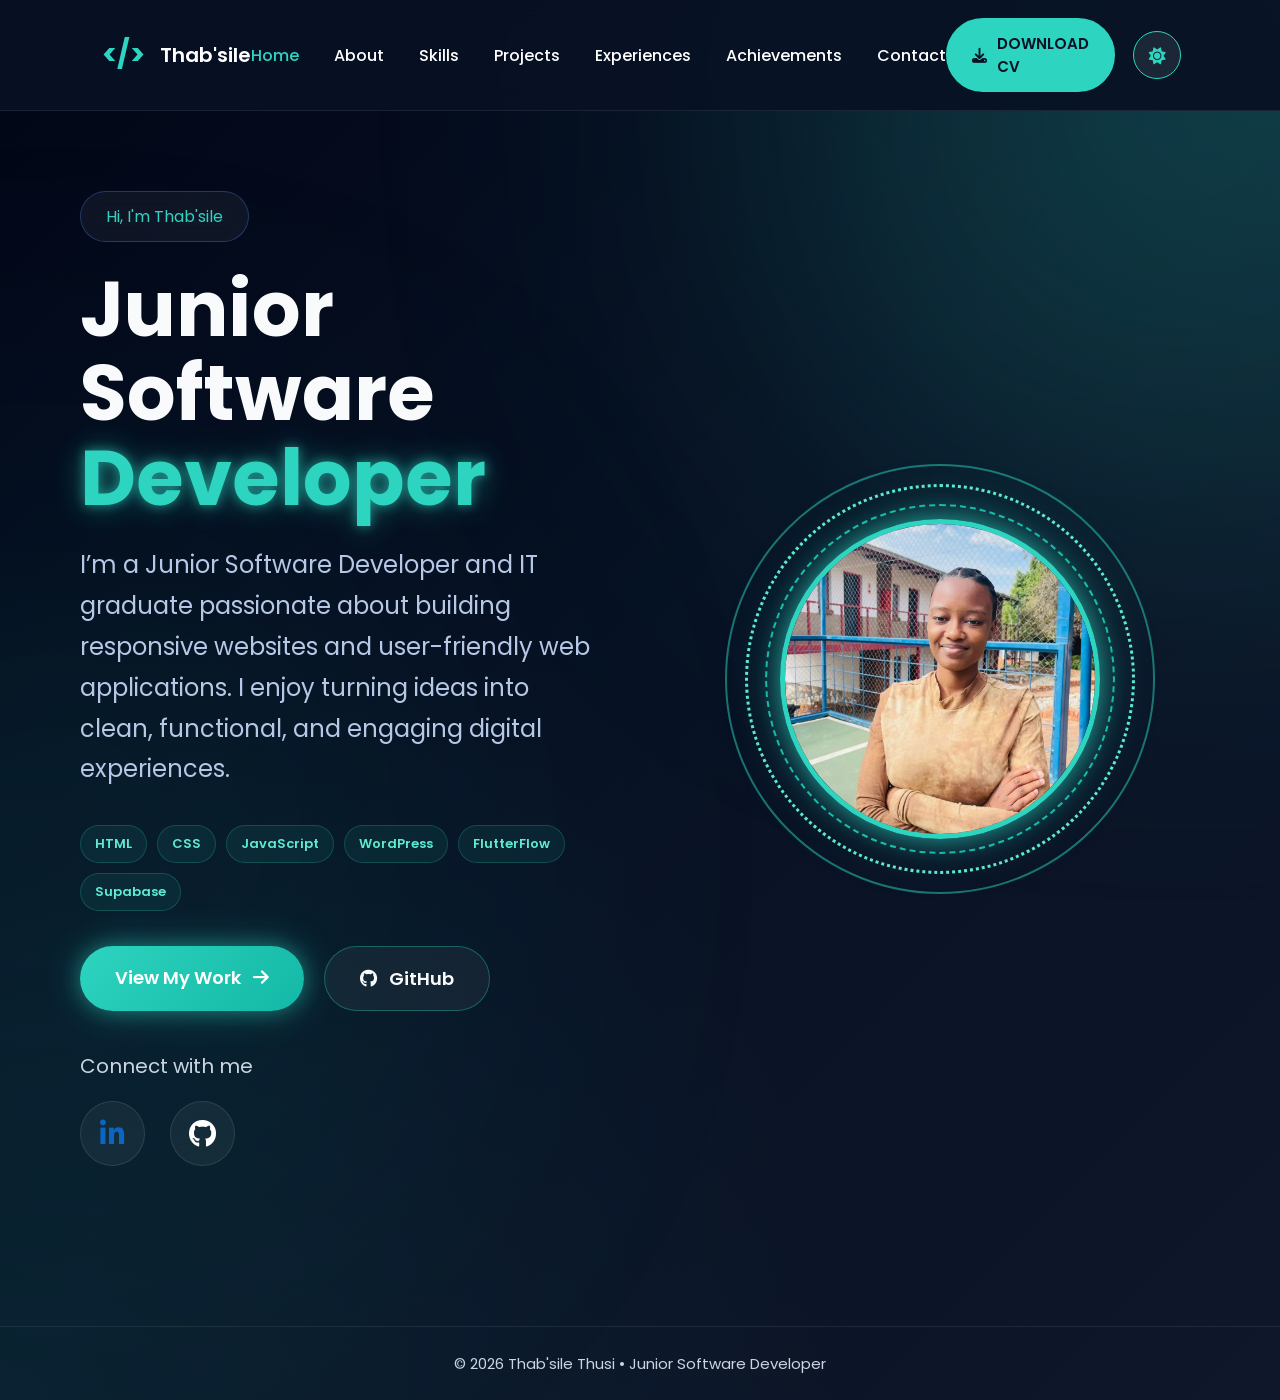
<file: index.html>
<!DOCTYPE html>
<html lang="en">
<head>
    <meta charset="UTF-8">
    <meta name="viewport" content="width=device-width, initial-scale=1.0">
    <title>Thab'sile Thusi | Junior Software Developer</title>
    <link rel="stylesheet" href="style.css"> 
    <link rel="stylesheet" href="global.css">

     <link
    rel="stylesheet"
    href="https://cdnjs.cloudflare.com/ajax/libs/font-awesome/6.5.1/css/all.min.css"
  />
</head>
<body>
    
  <!-- HEADER -->
  <header class="header">

    <div class="logo">
      &lt;/&gt; <span>Thab'sile</span>
    </div>

       <!-- Hamburger -->
    <div class="menu-toggle" id="menu-toggle">
        <i class="fa-solid fa-bars"></i>
    </div>

      <div class="menu-overlay" id="menu-overlay"></div>

    <nav class="navbar" id="navbar">
        
         <!-- Mobile Menu Header -->

        <div class="mobile-menu-header">

        <button class="mobile-theme-btn" id="mobileThemeBtn" type="button">
            <i class="fa-solid fa-sun" id="mobileThemeIcon"></i>
            <span id="mobileThemeText">Light Mode</span>
        </button>

        <button class="mobile-close-btn" id="mobileCloseBtn" type="button" aria-label="Close menu">
            <i class="fa-solid fa-xmark"></i>
        </button>

    </div>
        
      <a href="index.html" class="active">
          <i class="fa-solid fa-house"></i>
          Home
      </a>
      <a href="About.html">
          <i class="fa-solid fa-user"></i>
          About
      </a>
      <a href="Skills.html">
          <i class="fa-solid fa-code"></i>
          Skills
      </a>
      <a href="Project.html">
           <i class="fa-solid fa-folder-open"></i>
          Projects
      </a>
      <a href="Experience.html">
          <i class="fa-solid fa-briefcase"></i>
          Experiences
      </a>
      <a href="Achievements.html">
            <i class="fa-solid fa-trophy"></i>
            Achievements
        </a>
      <a href="Contact.html">
          <i class="fa-solid fa-envelope"></i>
          Contact
      </a>
        
        <!--Mobile menu slide-->
        <a href="Thusi_Thabi_CVs.pdf"
            download class="mobile-download">
            <i class="fa-solid fa-download"></i>
            Download CV
        </a>
        
    </nav>

    <div class="right-section">

    <span><a href="Thusi_Thabi_CVs.pdf" download class="download-btn">
      <i class="fa-solid fa-download"></i>
      DOWNLOAD CV</a></span> 

      <div class="theme-btn" id="themeBtn">
      <i class="fa-solid fa-sun" id="themeIcon"></i>
      </div>

    </div>

  </header>

  <!-- Main -->
  <main class="main">

    <!-- HERO SECTION -->
  <section class="hero">

    <!-- LEFT SIDE -->
    <div class="hero-content">

      <div class="tag">
        Hi, I'm Thab'sile
      </div>

      <h1>
        Junior Software <br>
        <span>Developer</span>
      </h1>

        <p>
            I’m a Junior Software Developer and IT graduate passionate about
            building responsive websites and user-friendly web applications.
            I enjoy turning ideas into clean, functional, and engaging digital experiences.
       </p>

        <div class="hero-tech">
            <span>HTML</span>
            <span>CSS</span>
            <span>JavaScript</span>
            <span>WordPress</span>
            <span>FlutterFlow</span>
            <span>Supabase</span>
        </div>

      <!-- BUTTONS -->
      <div class="buttons">

        <a href="Project.html" class="btn pink">
          View My Work
            <i class="fa-solid fa-arrow-right"></i>
        </a>

        <a href="https://github.com/Thabsi" target="_blank"
           rel="noopener noreferrer" class="btn dark">
          <i class="fa-brands fa-github"></i>
          GitHub
        </a>

      </div>

      <!-- SOCIAL -->
      <div class="social-text">
        Connect with me
      </div>  

      <div class="social-icons">

        <a href="https://www.linkedin.com/in/thabsile-thusi-15bba523a" target="_blank" rel="noopener noreferrer"
           aria-label="LinkedIn">
          <i class="fa-brands fa-linkedin-in"></i>
        </a>

        <a href="https://github.com/Thabsi" target="_blank" rel="noopener noreferrer"
           aria-label="GitHub">
          <i class="fa-brands fa-github"></i>
        </a>

      </div>

    </div>

               <!-- RIGHT SIDE IMAGE -->
    <div class="hero-image">

    <div class="circle circle1"></div>
    <div class="circle circle2"></div>
    <div class="circle circle3"></div>

      <img src="Sindi.jpeg" alt="woman developer">

    </div>
    
  </section>
</main>

<footer class="footer">
  <p>© 2026 Thab'sile Thusi • Junior Software Developer</p>
</footer>

<script src="script.js"></script>
</body>
</html>
</file>
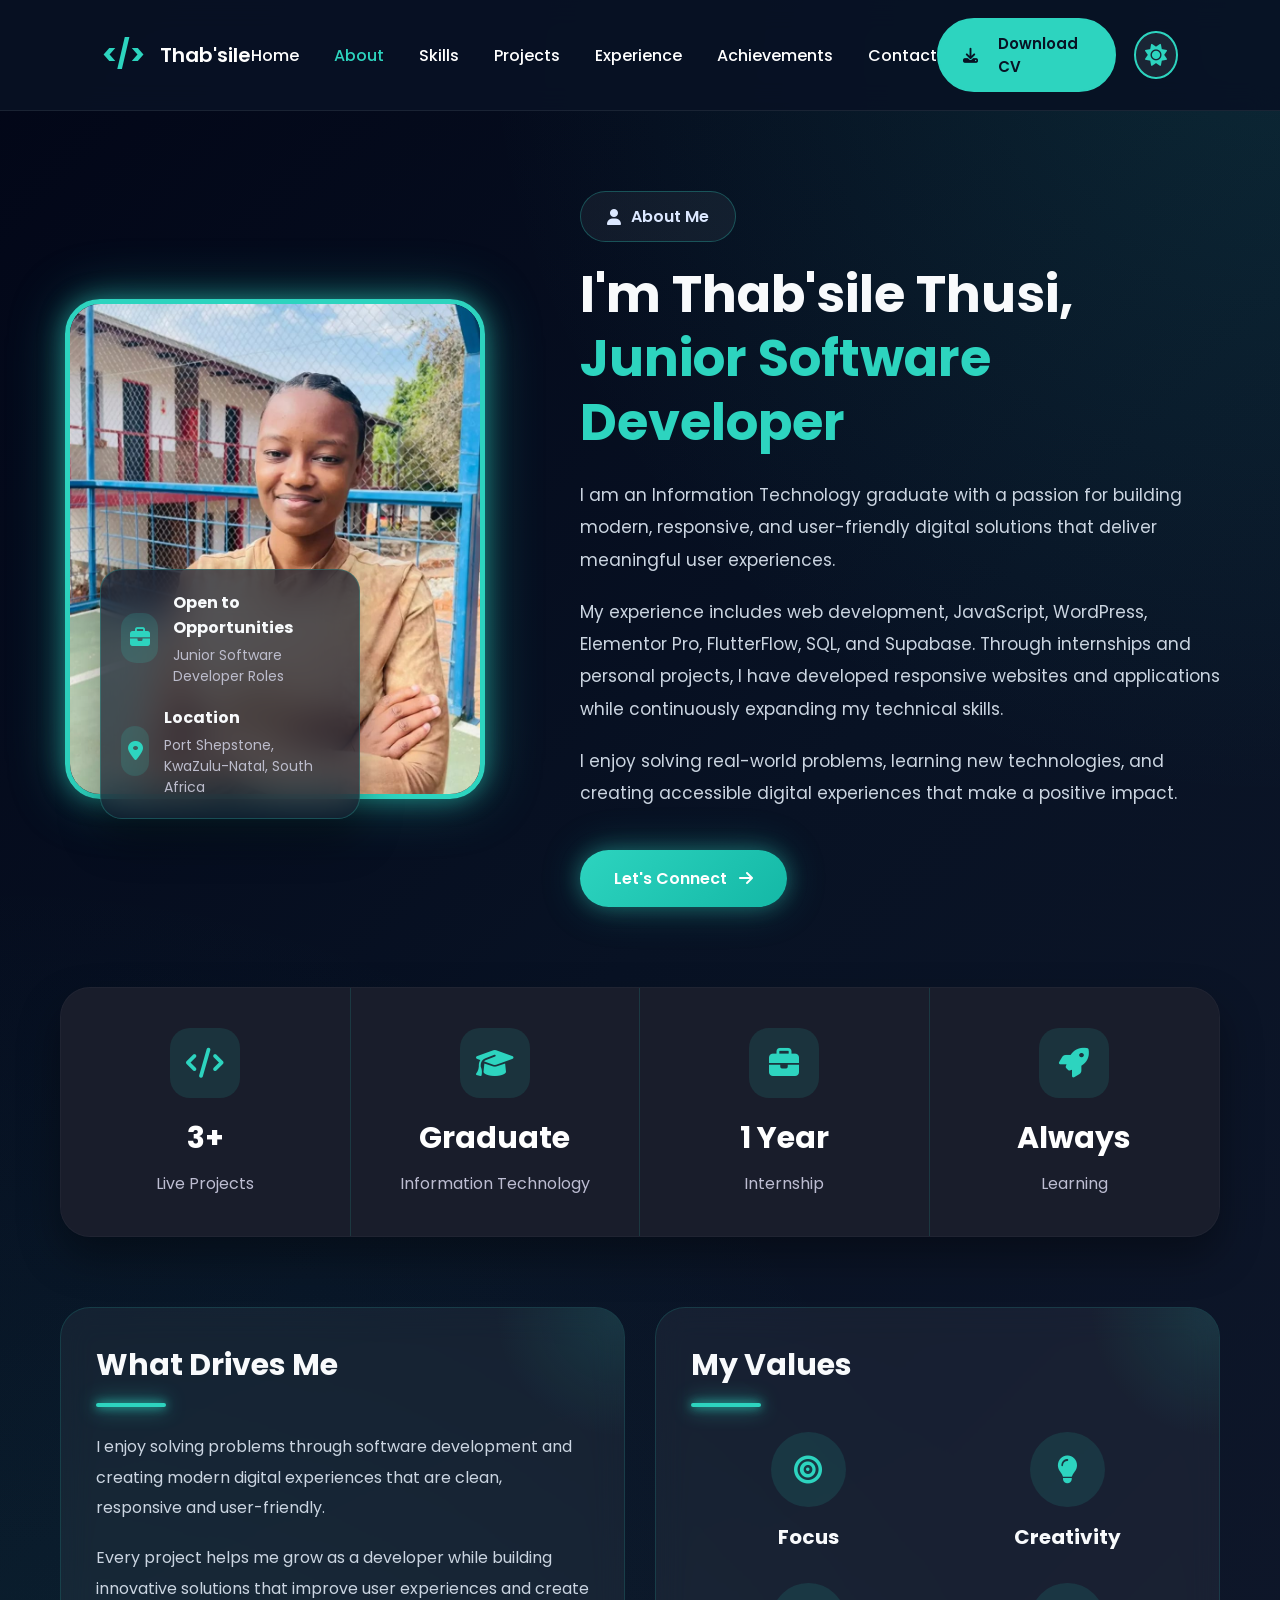
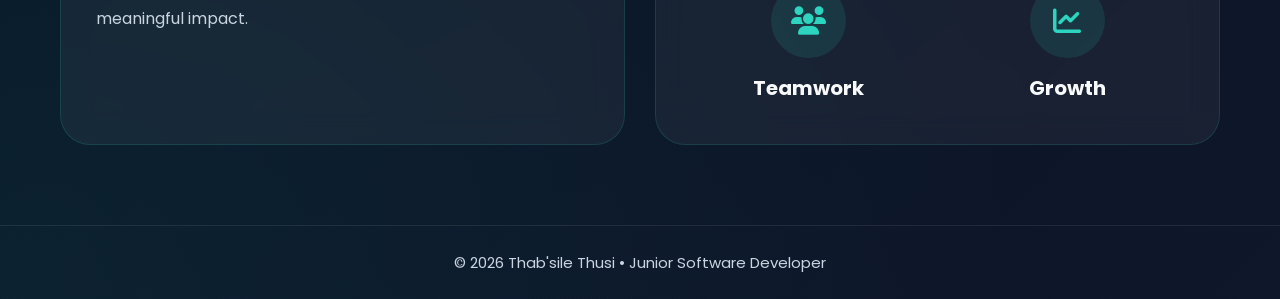
<file: About.html>
<!DOCTYPE html>
<html lang="en">
<head>
    <meta charset="UTF-8">
    <meta name="viewport" content="width=device-width, initial-scale=1.0">
    <title>About | Thab'sile Thusi</title>

    <link rel="stylesheet" href="about.css">
    <link rel="stylesheet" href="global.css">

    <link rel="stylesheet"
    href="https://cdnjs.cloudflare.com/ajax/libs/font-awesome/6.5.1/css/all.min.css">
</head>
<body>

<!-- ================= HEADER ================= -->

<header class="header">

    <div class="logo">
        &lt;/&gt; <span>Thab'sile</span>
    </div>

    <!-- Hamburger -->
    <div class="menu-toggle" id="menu-toggle">
        <i class="fa-solid fa-bars"></i>
    </div>

    <div class="menu-overlay" id="menu-overlay"></div>
    
    <nav class="navbar" id="navbar">

         <!-- Mobile Menu Header -->

        <div class="mobile-menu-header">

        <button class="mobile-theme-btn" id="mobileThemeBtn" type="button">
            <i class="fa-solid fa-sun" id="mobileThemeIcon"></i>
            <span id="mobileThemeText">Light Mode</span>
        </button>

        <button class="mobile-close-btn" id="mobileCloseBtn" type="button" aria-label="Close menu">
            <i class="fa-solid fa-xmark"></i>
        </button>

    </div>

        <a href="index.html">
            <i class="fa-solid fa-house"></i>
            Home
        </a>
        <a href="About.html" class="active">
            <i class="fa-solid fa-user"></i>
            About
        </a>
        <a href="Skills.html">
            <i class="fa-solid fa-code"></i>
            Skills
        </a>
        <a href="Project.html">
            <i class="fa-solid fa-folder-open"></i>
            Projects
        </a>
        <a href="Experience.html">
            <i class="fa-solid fa-briefcase"></i>
            Experience
        </a>
        <a href="Achievements.html">
            <i class="fa-solid fa-trophy"></i>
            Achievements
        </a>
        <a href="Contact.html">
            <i class="fa-solid fa-envelope"></i>
            Contact
        </a>

         <!--Mobile menu slide-->
         <a href="Thusi_Thabi_CVs.pdf"
            download class="mobile-download">
             <i class="fa-solid fa-download"></i>
             Download CV
         </a>
        
    </nav>

    <div class="right-section"><a href="Thusi_Thabi_CVs.pdf" download class="download-btn">
            <i class="fa-solid fa-download"></i>
            Download CV</a>

    <div class="theme-btn" id="themeBtn">
      <i class="fa-solid fa-sun" id="themeIcon"></i>
    </div>
    
    </div>

</header>

<!-- ================= ABOUT ================= -->

<section class="about-section">

    <!-- LEFT -->

    <div class="about-image">

        <div class="photo-bg"></div>
        <img src="Sindi.jpeg" alt="Thab'sile">
        
        <div class="floating-card">
            
            <div class="info">
                <i class="fa-solid fa-briefcase"></i>
                
                <div>
                    <h4>Open to Opportunities</h4>
                    <p>Junior Software Developer Roles</p>
                </div>

            </div>

            <div class="info">
                <i class="fa-solid fa-location-dot"></i>
                <div>
                    <h4>Location</h4>
                    <p>Port Shepstone, KwaZulu-Natal, South Africa</p>
                </div>
            </div>
        </div>
    </div>

    <!-- RIGHT -->

    <div class="about-content">
        <span class="about-tag">
            <i class="fa-solid fa-user"></i>
            About Me
        </span>

        <h1>
            I'm Thab'sile Thusi,<br>
            <span>Junior Software Developer</span>
        </h1>

        <p>
            I am an Information Technology graduate with a passion for building
            modern, responsive, and user-friendly digital solutions that deliver
            meaningful user experiences.
        </p>
        <p>
            My experience includes web development, JavaScript, WordPress,
            Elementor Pro, FlutterFlow, SQL, and Supabase. Through internships
            and personal projects, I have developed responsive websites and
            applications while continuously expanding my technical skills.
        </p>

        <p>
            I enjoy solving real-world problems, learning new technologies,
            and creating accessible digital experiences that make a positive impact.
       </p>

        <a href="Contact.html" class="connect-btn">
            Let's Connect
            <i class="fa-solid fa-arrow-right"></i>
        </a>
    </div>
</section>

<!-- ================= STATISTICS ================= -->

<section class="stats-section">

    <div class="stats-container">
        <div class="stat-item">
            <i class="fa-solid fa-code"></i>
            <h2>3+</h2>
            <p>Live Projects</p>
        </div>

        <div class="stat-item">
            <i class="fa-solid fa-graduation-cap"></i>
            <h2>Graduate</h2>
            <p>Information Technology</p>
        </div>

        <div class="stat-item">
            <i class="fa-solid fa-briefcase"></i>
            <h2>1 Year</h2>
            <p>Internship</p>
        </div>

        <div class="stat-item">
            <i class="fa-solid fa-rocket"></i>
            <h2>Always</h2>
            <p>Learning</p>
        </div>
    </div>

</section>

<!-- ================= BOTTOM CARDS ================= -->

<section class="bottom-cards">

    <!-- What Drives Me -->

    <div class="info-card">
        <h2>What Drives Me</h2>
        <div class="line"></div>

        <p>
            I enjoy solving problems through software development and
            creating modern digital experiences that are clean,
            responsive and user-friendly.
        </p>

        <p>
            Every project helps me grow as a developer while building 
            innovative solutions that improve user experiences and 
            create meaningful impact.
        </p>

    </div>

    <!-- My Values -->

    <div class="info-card">
        <h2>My Values</h2>
        <div class="line"></div>
        <div class="values-grid">
            <div class="value">
                <i class="fa-solid fa-bullseye"></i>
                <h4>Focus</h4>
            </div>

            <div class="value">
                <i class="fa-solid fa-lightbulb"></i>
                <h4>Creativity</h4>
            </div>

            <div class="value">
                <i class="fa-solid fa-users"></i>
                <h4>Teamwork</h4>
            </div>

            <div class="value">
                <i class="fa-solid fa-chart-line"></i>
                <h4>Growth</h4>
            </div>
        </div>
    </div>

</section>

<!-- ================= FOOTER ================= -->
    
<footer class="footer">
  <p>© 2026 Thab'sile Thusi • Junior Software Developer</p>
</footer>

<script src="script.js"></script>
</body>
</html>
</file>
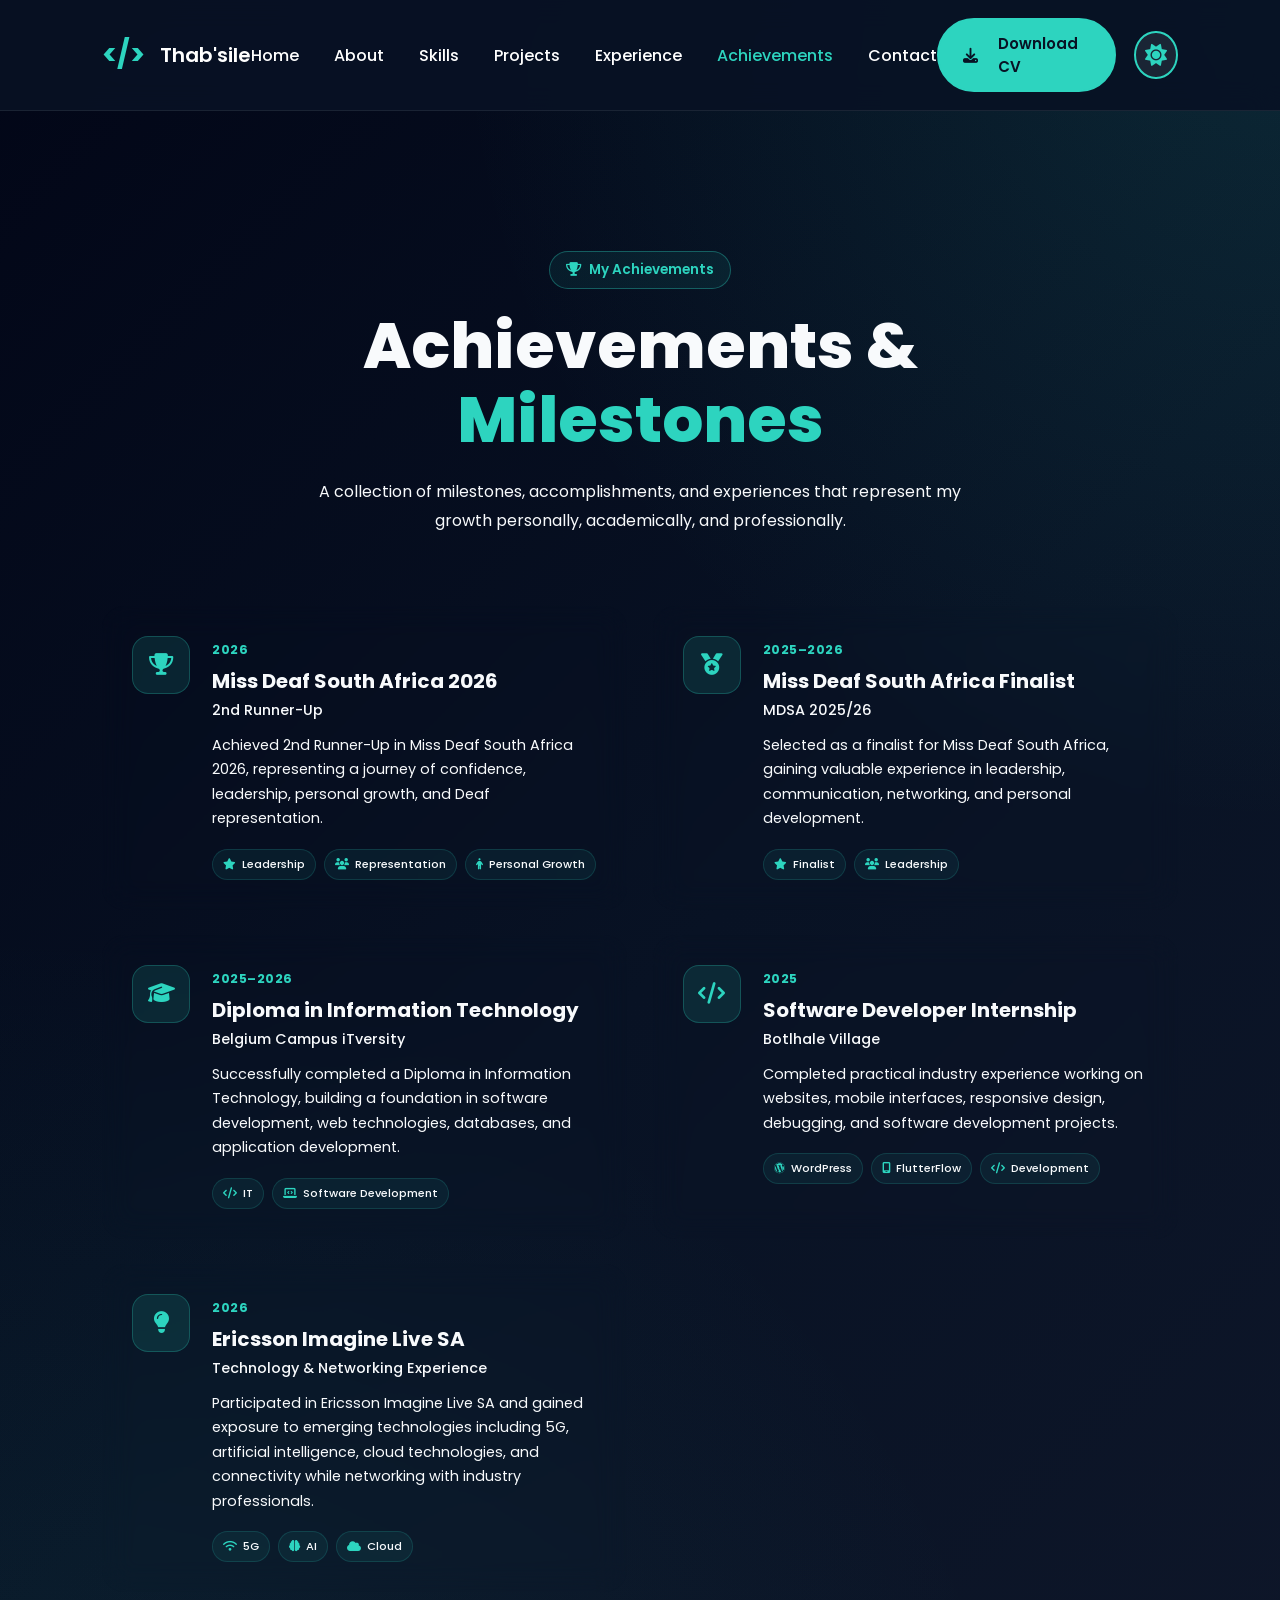
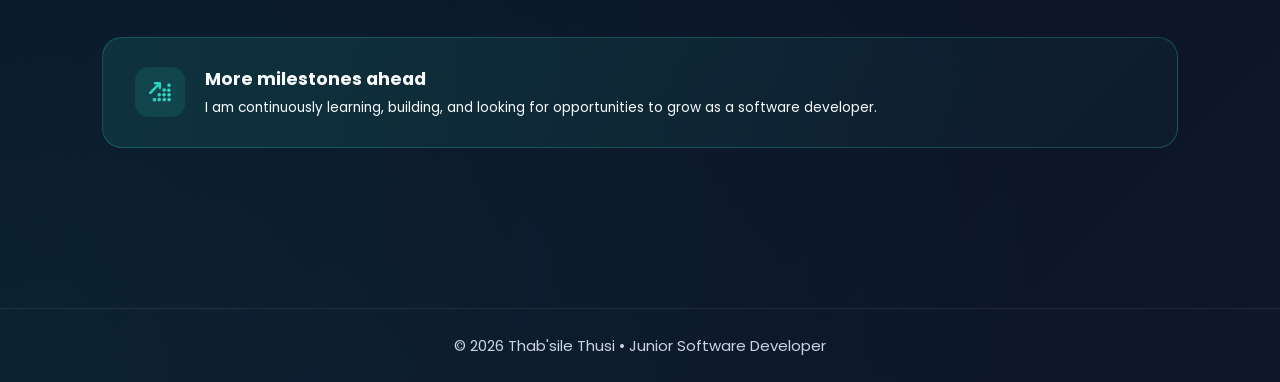
<file: Achievements.html>
<!DOCTYPE html>
<html lang="en">
<head>
    <meta charset="UTF-8">
    <meta name="viewport" content="width=device-width, initial-scale=1.0">
    <title>Achievements | Thabsile Thusi</title>

    <link rel="stylesheet" href="achievements.css">
    <link rel="stylesheet" href="global.css">

    <link rel="stylesheet"
    href="https://cdnjs.cloudflare.com/ajax/libs/font-awesome/6.5.1/css/all.min.css">
</head>
<body>

<!-- ================= HEADER ================= -->

<header class="header">

    <div class="logo">
        &lt;/&gt; <span>Thab'sile</span>
    </div>

    <!-- Hamburger -->
    <div class="menu-toggle" id="menu-toggle">
        <i class="fa-solid fa-bars"></i>
    </div>

    <div class="menu-overlay" id="menu-overlay"></div>
    
    <nav class="navbar" id="navbar">

         <!-- Mobile Menu Header -->

        <div class="mobile-menu-header">

        <button class="mobile-theme-btn" id="mobileThemeBtn" type="button">
            <i class="fa-solid fa-sun" id="mobileThemeIcon"></i>
            <span id="mobileThemeText">Light Mode</span>
        </button>

        <button class="mobile-close-btn" id="mobileCloseBtn" type="button" aria-label="Close menu">
            <i class="fa-solid fa-xmark"></i>
        </button>

    </div>

        <a href="index.html">
            <i class="fa-solid fa-house"></i>
            Home
        </a>
        <a href="About.html">
            <i class="fa-solid fa-user"></i>
            About
        </a>
        <a href="Skills.html">
            <i class="fa-solid fa-code"></i>
            Skills
        </a>
        <a href="Project.html">
            <i class="fa-solid fa-folder-open"></i>
            Projects
        </a>
        <a href="Experience.html">
            <i class="fa-solid fa-briefcase"></i>
            Experience
        </a>
        <a href="Achievements.html" class="active">
            <i class="fa-solid fa-trophy"></i>
            Achievements
        </a>
        <a href="Contact.html">
            <i class="fa-solid fa-envelope"></i>
            Contact
        </a>

         <!--Mobile menu slide-->
         <a href="Thusi_Thabi_CVs.pdf"
            download class="mobile-download">
             <i class="fa-solid fa-download"></i>
             Download CV
         </a>
        
    </nav>

    <div class="right-section"><a href="Thusi_Thabi_CVs.pdf" download class="download-btn">
            <i class="fa-solid fa-download"></i>
            Download CV</a>

    <div class="theme-btn" id="themeBtn">
      <i class="fa-solid fa-sun" id="themeIcon"></i>
    </div>
    
    </div>

</header>

<!-- ==================================================
     ACHIEVEMENTS PAGE
================================================== -->

<main class="achievements-page">

    <!-- Page Hero -->
    <section class="achievements-hero">

        <span class="section-label">
            <i class="fa-solid fa-trophy"></i>
            My Achievements
        </span>

        <h1>
            Achievements &
            <span>Milestones</span>
        </h1>

        <p>
            A collection of milestones, accomplishments, and experiences
            that represent my growth personally, academically, and
            professionally.
        </p>

    </section>


    <!-- Achievement Cards -->
    <section class="achievements-container">

        <!-- Achievement 1 -->
        <article class="achievement-card">

            <div class="achievement-icon">
                <i class="fa-solid fa-trophy"></i>
            </div>

            <div class="achievement-content">

                <span class="achievement-date">
                    2026
                </span>

                <h2>
                    Miss Deaf South Africa 2026
                </h2>

                <h3>
                    2nd Runner-Up
                </h3>

                <p>
                    Achieved 2nd Runner-Up in Miss Deaf South Africa 2026,
                    representing a journey of confidence, leadership,
                    personal growth, and Deaf representation.
                </p>

                <div class="achievement-tags">

                    <span>
                        <i class="fa-solid fa-star"></i>
                        Leadership
                    </span>

                    <span>
                        <i class="fa-solid fa-users"></i>
                        Representation
                    </span>

                    <span>
                        <i class="fa-solid fa-person"></i>
                        Personal Growth
                    </span>

                </div>

            </div>

        </article>


        <!-- Achievement 2 -->
        <article class="achievement-card">

            <div class="achievement-icon">
                <i class="fa-solid fa-medal"></i>
            </div>

            <div class="achievement-content">

                <span class="achievement-date">
                    2025–2026
                </span>

                <h2>
                    Miss Deaf South Africa Finalist
                </h2>

                <h3>
                    MDSA 2025/26
                </h3>

                <p>
                    Selected as a finalist for Miss Deaf South Africa,
                    gaining valuable experience in leadership,
                    communication, networking, and personal development.
                </p>

                <div class="achievement-tags">

                    <span>
                        <i class="fa-solid fa-star"></i>
                        Finalist
                    </span>

                    <span>
                        <i class="fa-solid fa-users"></i>
                        Leadership
                    </span>

                </div>

            </div>

        </article>


        <!-- Achievement 3 -->
        <article class="achievement-card">

            <div class="achievement-icon">
                <i class="fa-solid fa-graduation-cap"></i>
            </div>

            <div class="achievement-content">

                <span class="achievement-date">
                    2025–2026
                </span>

                <h2>
                    Diploma in Information Technology
                </h2>

                <h3>
                    Belgium Campus iTversity
                </h3>

                <p>
                    Successfully completed a Diploma in Information
                    Technology, building a foundation in software
                    development, web technologies, databases, and
                    application development.
                </p>

                <div class="achievement-tags">

                    <span>
                        <i class="fa-solid fa-code"></i>
                        IT
                    </span>

                    <span>
                        <i class="fa-solid fa-laptop-code"></i>
                        Software Development
                    </span>

                </div>

            </div>

        </article>


        <!-- Achievement 4 -->
        <article class="achievement-card">

            <div class="achievement-icon">
                <i class="fa-solid fa-code"></i>
            </div>

            <div class="achievement-content">

                <span class="achievement-date">
                    2025
                </span>

                <h2>
                    Software Developer Internship
                </h2>

                <h3>
                    Botlhale Village
                </h3>

                <p>
                    Completed practical industry experience working on
                    websites, mobile interfaces, responsive design,
                    debugging, and software development projects.
                </p>

                <div class="achievement-tags">

                    <span>
                        <i class="fa-brands fa-wordpress"></i>
                        WordPress
                    </span>

                    <span>
                        <i class="fa-solid fa-mobile-screen"></i>
                        FlutterFlow
                    </span>

                    <span>
                        <i class="fa-solid fa-code"></i>
                        Development
                    </span>

                </div>

            </div>

        </article>


        <!-- Achievement 5 -->
        <article class="achievement-card">

            <div class="achievement-icon">
                <i class="fa-solid fa-lightbulb"></i>
            </div>

            <div class="achievement-content">

                <span class="achievement-date">
                    2026
                </span>

                <h2>
                    Ericsson Imagine Live SA
                </h2>

                <h3>
                    Technology & Networking Experience
                </h3>

                <p>
                    Participated in Ericsson Imagine Live SA and gained
                    exposure to emerging technologies including 5G,
                    artificial intelligence, cloud technologies, and
                    connectivity while networking with industry
                    professionals.
                </p>

                <div class="achievement-tags">

                    <span>
                        <i class="fa-solid fa-wifi"></i>
                        5G
                    </span>

                    <span>
                        <i class="fa-solid fa-brain"></i>
                        AI
                    </span>

                    <span>
                        <i class="fa-solid fa-cloud"></i>
                        Cloud
                    </span>

                </div>

            </div>

        </article>


    </section>


    <!-- Future Achievements -->
    <section class="achievement-cta">

        <div class="cta-icon">
            <i class="fa-solid fa-arrow-up-right-dots"></i>
        </div>

        <div>

            <h2>
                More milestones ahead
            </h2>

            <p>
                I am continuously learning, building, and looking for
                opportunities to grow as a software developer.
            </p>

        </div>

    </section>

</main>
  
  <footer class="footer">
  <p>© 2026 Thab'sile Thusi • Junior Software Developer</p>
  </footer>

<script src="script.js"></script>
</body>
</html>
</file>
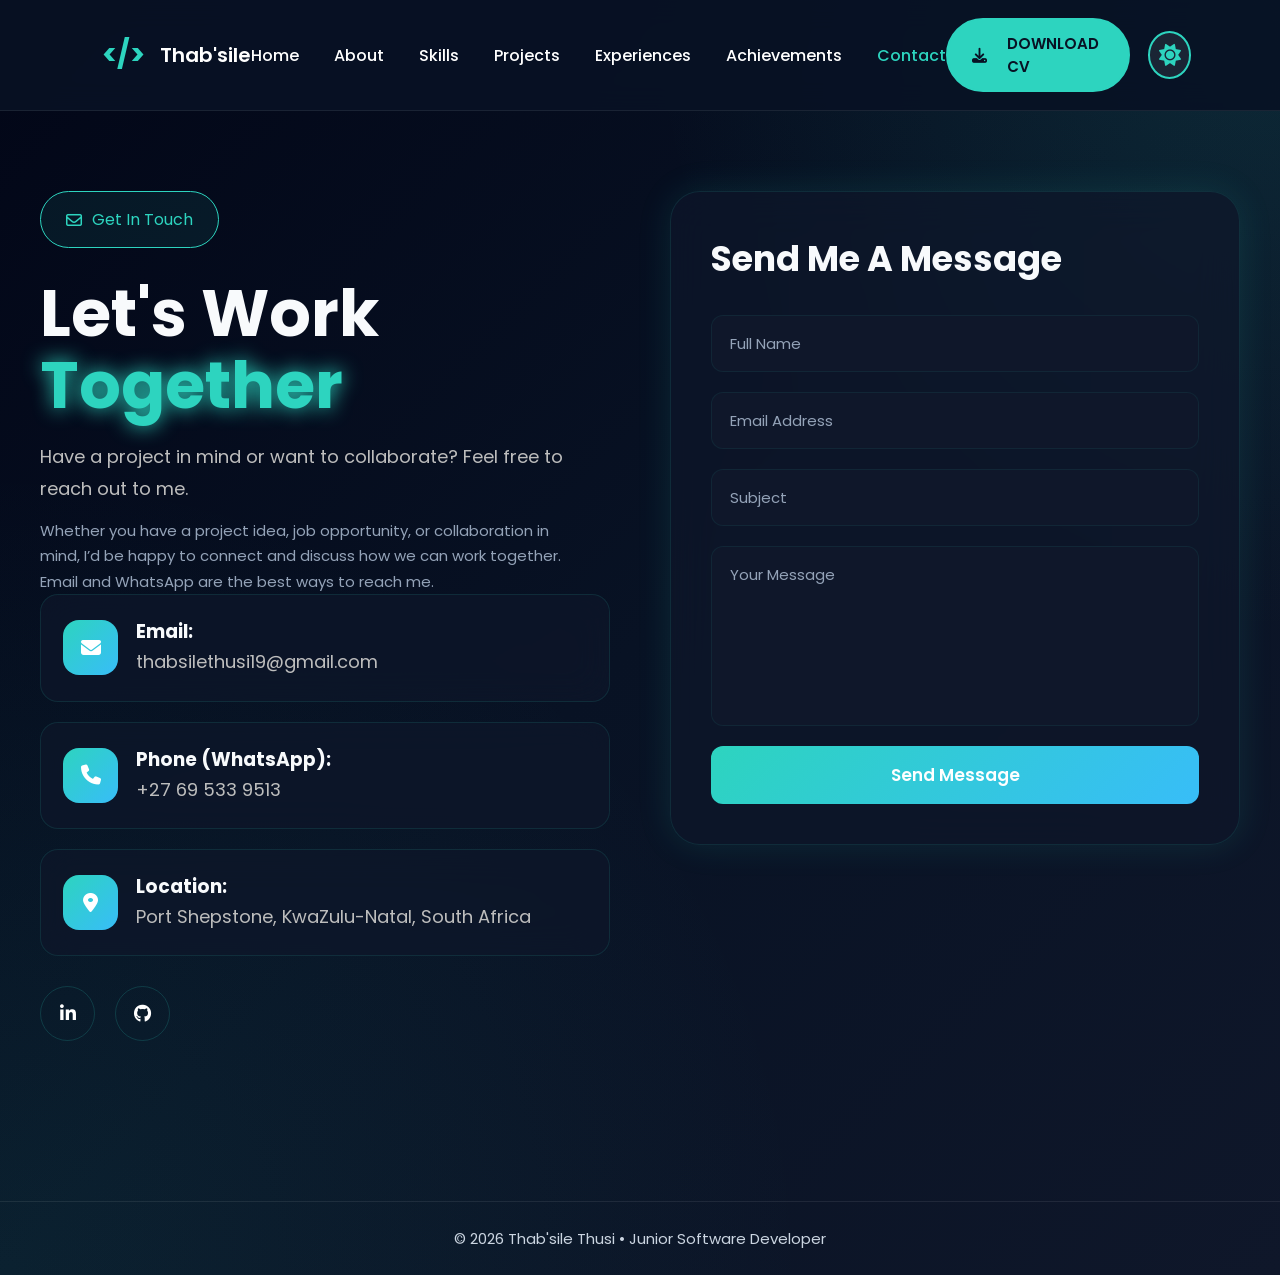
<file: Contact.html>
<!DOCTYPE html>
<html lang="en">
<head>
    <meta charset="UTF-8">
    <meta name="viewport" content="width=device-width, initial-scale=1.0">
    <title>Contact | Thab'sile Thusi</title>
    <link rel="stylesheet" href="contact.css">
    <link rel="stylesheet" href="global.css">
    <link rel="stylesheet" href="https://cdnjs.cloudflare.com/ajax/libs/font-awesome/6.5.1/css/all.min.css"/>
</head>
<body>
    <header class="header">

    <div class="logo">
      &lt;/&gt; <span>Thab'sile</span>
    </div>

         <!-- Hamburger -->
    <div class="menu-toggle" id="menu-toggle">
        <i class="fa-solid fa-bars"></i>
    </div>

    <div class="menu-overlay" id="menu-overlay"></div>

    <nav class="navbar" id="navbar">

         <!-- Mobile Menu Header -->

        <div class="mobile-menu-header">

        <button class="mobile-theme-btn" id="mobileThemeBtn" type="button">
            <i class="fa-solid fa-sun" id="mobileThemeIcon"></i>
            <span id="mobileThemeText">Light Mode</span>
        </button>

        <button class="mobile-close-btn" id="mobileCloseBtn" type="button" aria-label="Close menu">
            <i class="fa-solid fa-xmark"></i>
        </button>

    </div>
        
      <a href="index.html">
          <i class="fa-solid fa-house"></i>
          Home
      </a>
      <a href="About.html">
          <i class="fa-solid fa-user"></i>
          About
      </a>
      <a href="Skills.html">
          <i class="fa-solid fa-code"></i>
          Skills
      </a>
      <a href="Project.html">
          <i class="fa-solid fa-folder-open"></i>
          Projects
      </a>
      <a href="Experience.html">
          <i class="fa-solid fa-briefcase"></i>
          Experiences
      </a>
      <a href="Achievements.html">
            <i class="fa-solid fa-trophy"></i>
            Achievements
      </a> 
      <a href="Contact.html" class="active">
          <i class="fa-solid fa-envelope"></i>
          Contact
      </a>

        <!--Mobile menu slide-->
    <a href="Thusi_Thabi_CVs.pdf"
   download
   class="mobile-download">

    <i class="fa-solid fa-download"></i>
    Download CV
    </a>
        
    </nav>

    <div class="right-section">

      <span><a href="Thusi_Thabi_CVs.pdf" download class="download-btn">
      <i class="fa-solid fa-download"></i>
      DOWNLOAD CV
      </a></span> 

      <div class="theme-btn" id="themeBtn">
      <i class="fa-solid fa-sun" id="themeIcon"></i>
      </div>

    </div>

  </header>
  
    <section class="contact-section">

  <div class="contact-left">

    <div class="contact-tag">
      <i class="fa-regular fa-envelope"></i>
      Get In Touch
    </div>

    <h1>
      Let's Work <br>
      <span>Together</span>
    </h1>

    <p>
      Have a project in mind or want to collaborate?
      Feel free to reach out to me.
    </p>

    <p class="contact-note">
        Whether you have a project idea, job opportunity, or collaboration
        in mind, I’d be happy to connect and discuss how we can work together.
        Email and WhatsApp are the best ways to reach me.
    </p>

    <div class="contact-card">
      <i class="fa-solid fa-envelope"></i>
      <div>
        <h3>Email:</h3>
        <p>thabsilethusi19@gmail.com</p>
      </div>
    </div>

    <div class="contact-card">
      <i class="fa-solid fa-phone"></i>
      <div>
        <h3>Phone (WhatsApp):</h3>
        <p>+27 69 533 9513</p>
      </div>
    </div>

    <div class="contact-card">
      <i class="fa-solid fa-location-dot"></i>
      <div>
        <h3>Location:</h3>
        <p>Port Shepstone, KwaZulu-Natal, South Africa</p>
      </div>
    </div>

    <div class="social-icons">

      <a href="https://www.linkedin.com/in/thabsile-thusi-15bba523a" target="_blank">
        <i class="fa-brands fa-linkedin-in"></i>
      </a>

      <a href="https://github.com/Thabsi" target="_blank">
        <i class="fa-brands fa-github"></i>
      </a>

    </div>

  </div>

<div class="contact-right">

  <h2>Send Me A Message</h2>

<form action="https://api.web3forms.com/submit" method="POST">

     <!-- Web3Forms Access Key -->
    <input type="hidden" name="access_key" value="0d628412-959f-4a3d-85e6-347b08c2160a">

    <!-- Optional subject for your email inbox -->
    <input type="hidden" name="from_name" value="Thabsile Thusi Portfolio">

  <input type="text" name="user_name" placeholder="Full Name" required>

  <input type="email" name="user_email" placeholder="Email Address" required>

  <input type="text" name="subject" placeholder="Subject" required>

  <textarea name="message" placeholder="Your Message" required></textarea>

  <button type="submit">
    Send Message
  </button>

</form>

</div>

</section>

<footer class="footer">
  <p>© 2026 Thab'sile Thusi • Junior Software Developer</p>
</footer>

<script src="script.js"></script>
</body>
</html>
</file>
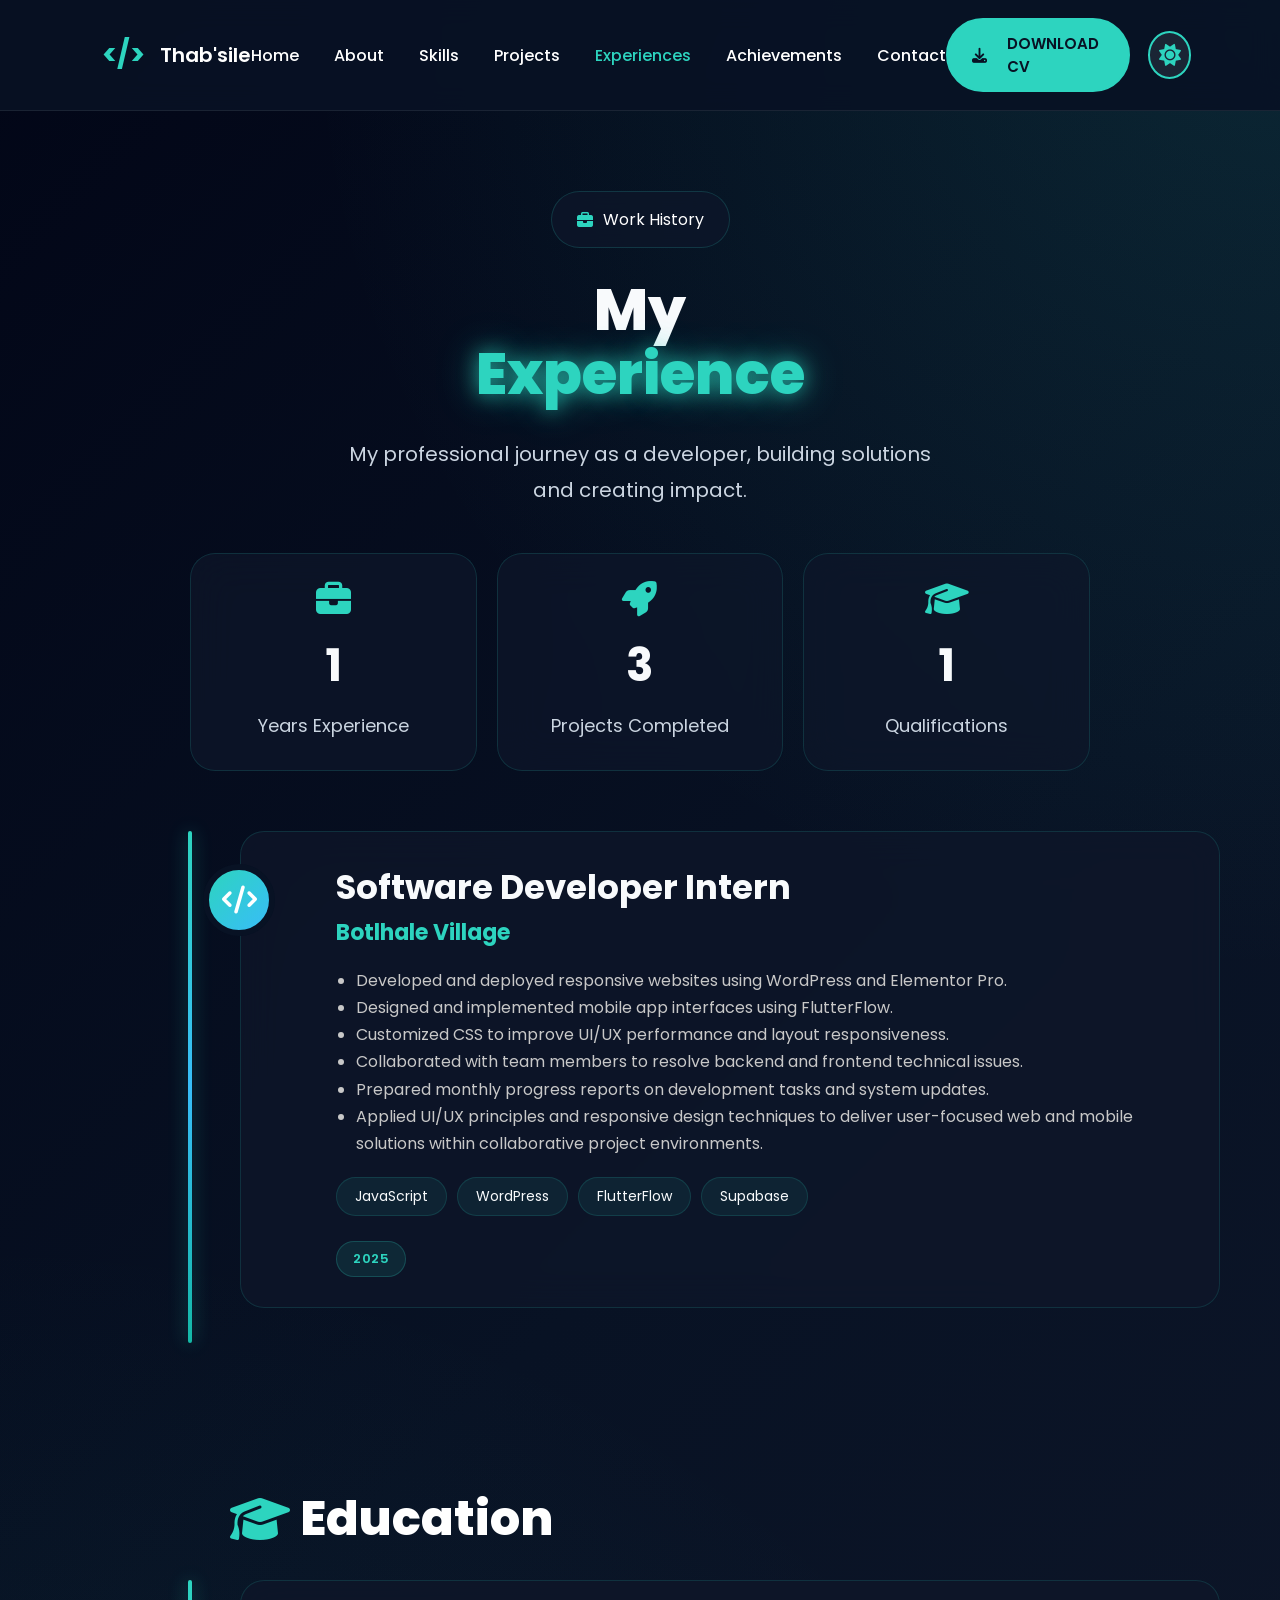
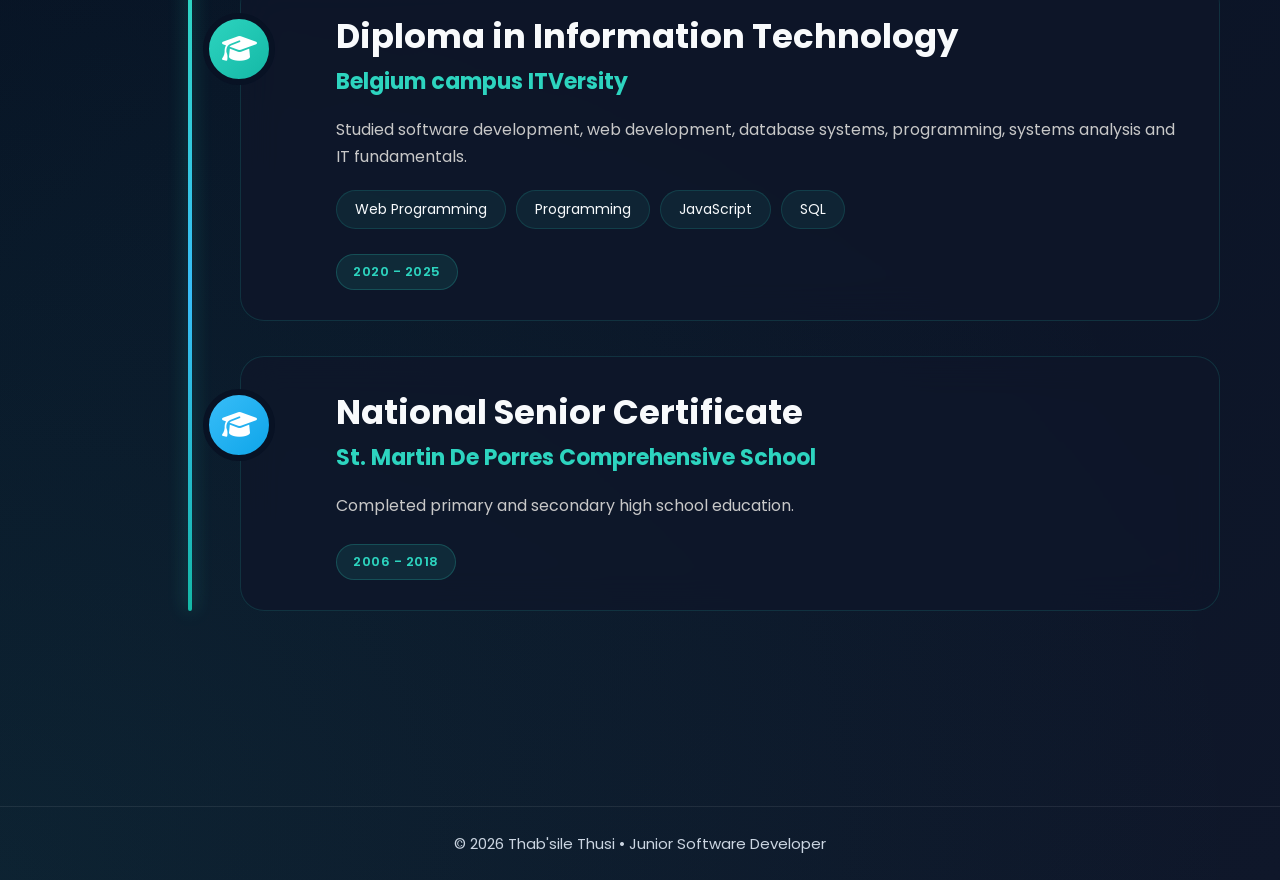
<file: Experience.html>
<!DOCTYPE html>
<html lang="en">
<head>
    <meta charset="UTF-8">
    <meta name="viewport" content="width=device-width, initial-scale=1.0">
    <title>Experience | Thabsile Thusi</title>
    <link rel="stylesheet" href="experience.css">
    <link rel="stylesheet" href="global.css">
    <link rel="stylesheet" href="https://cdnjs.cloudflare.com/ajax/libs/font-awesome/6.5.1/css/all.min.css"/>
     
</head>
<body>
    <!-- HEADER -->
  <header class="header">

    <div class="logo">
      &lt;/&gt; <span>Thab'sile</span>
    </div>

       <!-- Hamburger -->
    <div class="menu-toggle" id="menu-toggle">
        <i class="fa-solid fa-bars"></i>
    </div>

    <div class="menu-overlay" id="menu-overlay"></div>

    <nav class="navbar" id="navbar">

         <!-- Mobile Menu Header -->

        <div class="mobile-menu-header">

        <button class="mobile-theme-btn" id="mobileThemeBtn" type="button">
            <i class="fa-solid fa-sun" id="mobileThemeIcon"></i>
            <span id="mobileThemeText">Light Mode</span>
        </button>

        <button class="mobile-close-btn" id="mobileCloseBtn" type="button" aria-label="Close menu">
            <i class="fa-solid fa-xmark"></i>
        </button>

    </div>
        
      <a href="index.html">
          <i class="fa-solid fa-house"></i>
          Home
      </a>
      <a href="About.html">
          <i class="fa-solid fa-user"></i>
          About
      </a>
      <a href="Skills.html">
          <i class="fa-solid fa-code"></i>
          Skills
      </a>
      <a href="Project.html">
          <i class="fa-solid fa-folder-open"></i>
          Projects
      </a>
      <a href="Experience.html" class="active">
          <i class="fa-solid fa-briefcase"></i>
          Experiences
      </a>
      <a href="Achievements.html">
            <i class="fa-solid fa-trophy"></i>
            Achievements
      </a>
      <a href="Contact.html">
          <i class="fa-solid fa-envelope"></i>
          Contact
      </a>

        <!--Mobile menu slide-->
    <a href="Thusi_Thabi_CVs.pdf"
   download
   class="mobile-download">
        
    <i class="fa-solid fa-download"></i>
    Download CV
    </a>
        
    </nav>

    <div class="right-section">

      <span><a href="Thusi_Thabi_CVs.pdf" download class="download-btn">
        <i class="fa-solid fa-download"></i>
        DOWNLOAD CV
      </a></span> 

      <div class="theme-btn" id="themeBtn">
      <i class="fa-solid fa-sun" id="themeIcon"></i>
      </div>

    </div>

  </header> 


<section class="experience-section">

  <!-- LEFT SIDE -->
  <div class="left-side">

    <div class="tag">
      <i class="fa-solid fa-briefcase"></i>
      Work History
    </div>

    <h1>
      My <br>
      <span>Experience</span>
    </h1>

    <p>
      My professional journey as a developer,
      building solutions and creating impact.
    </p>

    

    <!-- BOTTOM STATS -->
    <div class="stats">

      <div class="stat-card">
        <i class="fa-solid fa-briefcase"></i>
        <h2>1</h2>
        <p>Years Experience</p>
      </div>

      <div class="stat-card">
        <i class="fa-solid fa-rocket"></i>
        <h2>3</h2>
        <p>Projects Completed</p>
      </div>

      <div class="stat-card">
        <i class="fa-solid fa-graduation-cap"></i>
        <h2>1</h2>
        <p>Qualifications</p>
      </div>

    </div>

  </div>

  <!-- RIGHT SIDE -->
  <div class="right-side">

    <!-- TIMELINE -->
    <div class="timeline"></div>

    <!-- EXPERIENCE CARD -->
    <div class="experience-card pink">

      <div class="icon-circle">
        <i class="fa-solid fa-code"></i>
      </div>

      <div class="content">
        <h2>Software Developer Intern</h2>

        <h3>Botlhale Village</h3>
        <ul>
          <li>Developed and deployed responsive websites using WordPress and Elementor Pro.</li>
          <li>Designed and implemented mobile app interfaces using FlutterFlow.</li>
          <li>Customized CSS to improve UI/UX performance and layout responsiveness.</li>
          <li>Collaborated with team members to resolve backend and frontend technical issues.</li>
          <li>Prepared monthly progress reports on development tasks and system updates.</li>
          <li>Applied UI/UX principles and responsive design techniques to deliver user-focused
            web and mobile solutions within collaborative project environments.</li>
        </ul>
        
        <div class="tags">
          <span>JavaScript</span>
          <span>WordPress</span>
          <span>FlutterFlow</span>
          <span>Supabase</span>
        </div>
      </div>

      <div class="date">
        2025
      </div>

    </div>
    
  </div> 

  <div class="education-section">
    
  <div class="timeline-heading">
    <i class="fa-solid fa-graduation-cap"></i>
    Education
  </div>

<div class="right-side">
  <!-- TIMELINE -->
    <div class="timeline"></div>

  <!-- EDUCATION CARD -->
<div class="experience-card education">

    <div class="icon-circle">
        <i class="fa-solid fa-graduation-cap"></i>
    </div>

    <div class="content">
        <h2>Diploma in Information Technology</h2>

        <h3>Belgium campus ITVersity</h3>

        <p>
            Studied software development, web development, database systems,
            programming, systems analysis and IT fundamentals.
        </p>

        <div class="tags">
            <span>Web Programming</span>
            <span>Programming</span>
            <span>JavaScript</span>
            <span>SQL</span>
        </div>
    </div>

    <div class="date">
        2020 - 2025
    </div>

</div>

<div class="experience-card school">

    <div class="icon-circle">
        <i class="fa-solid fa-graduation-cap"></i>
    </div>

    <div class="content">
        <h2>National Senior Certificate</h2>

        <h3>St. Martin De Porres Comprehensive School</h3>

        <p>
            Completed primary and secondary high school education.
        </p>

    </div>

    <div class="date">
        2006 - 2018
    </div>

</div>
</div>
</div>

</section>

<footer class="footer">
  <p>© 2026 Thab'sile Thusi • Junior Software Developer</p>
</footer>

<script src="script.js"></script>
</body>
</html>
</file>
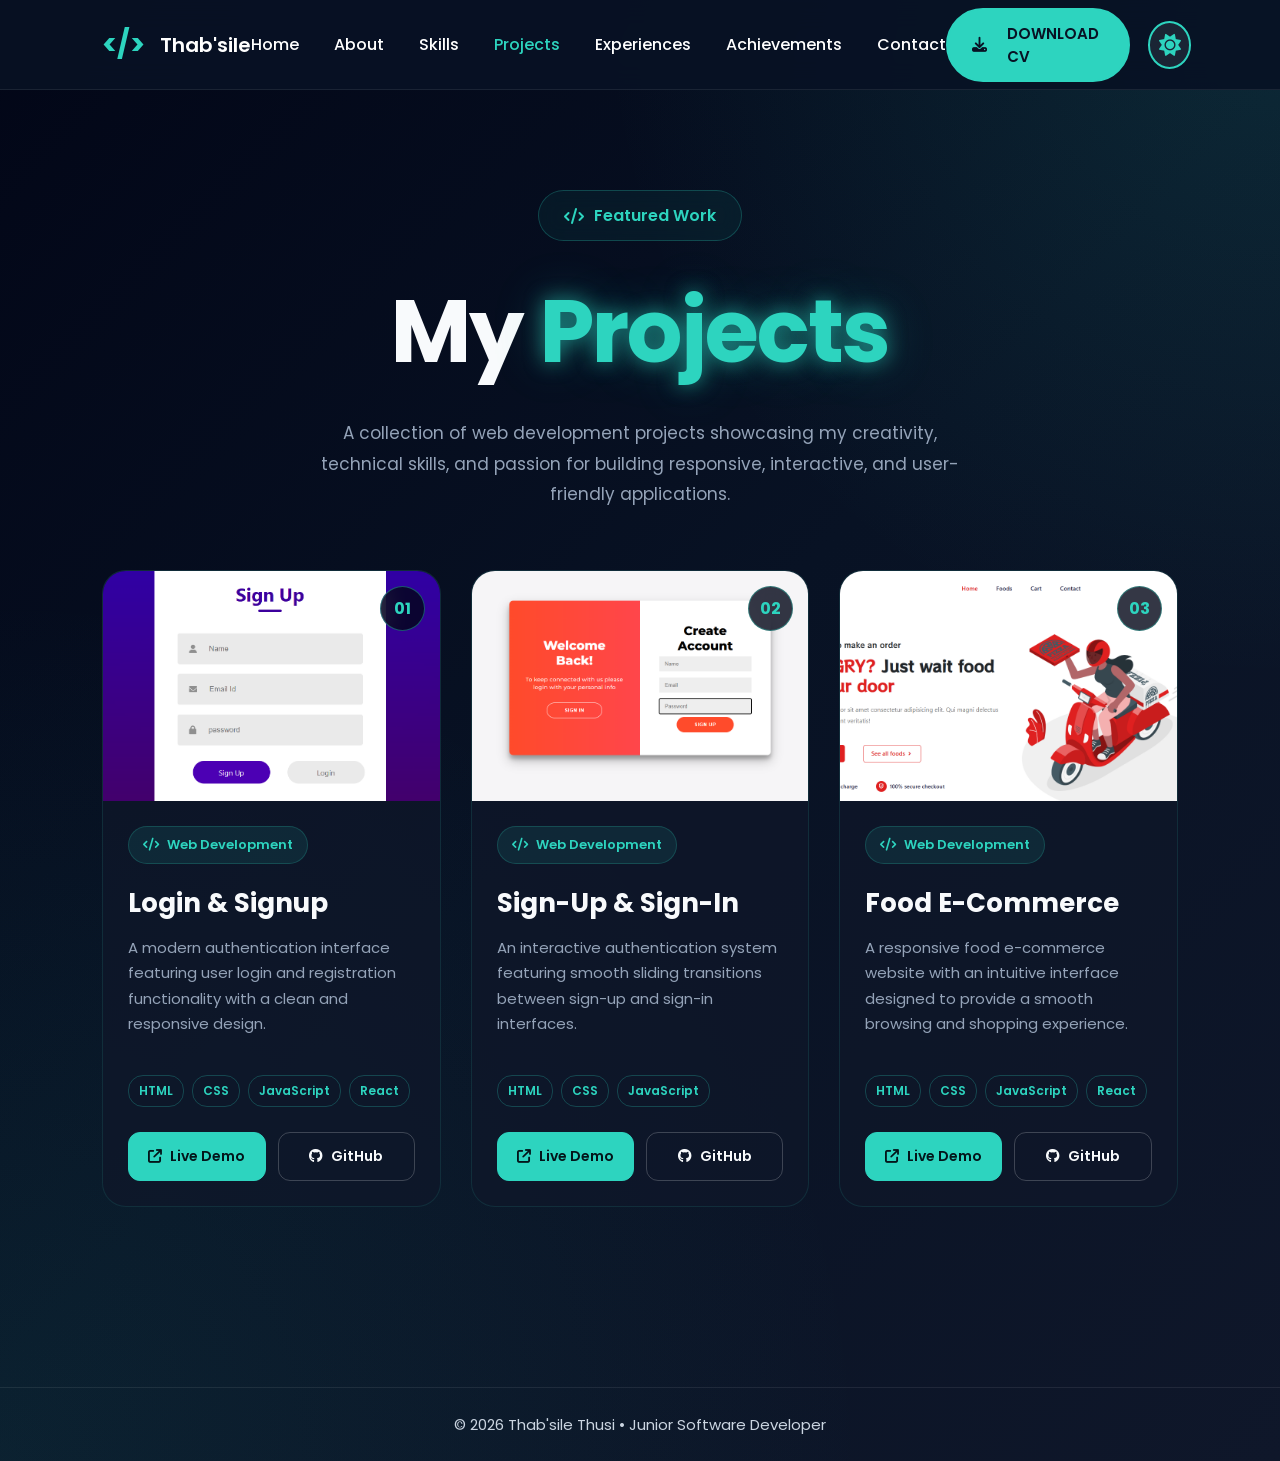
<file: Project.html>
<!DOCTYPE html>
<html lang="en">
<head>
    <meta charset="UTF-8">
    <meta name="viewport" content="width=device-width, initial-scale=1.0">
    <title>Projects | Thabsile Thusi</title>
    <link rel="stylesheet" href="project.css">
    <link rel="stylesheet" href="global.css">
    <link rel="stylesheet" href="https://cdnjs.cloudflare.com/ajax/libs/font-awesome/6.5.1/css/all.min.css"/>
</head>
<body>
    <header class="header">

    <div class="logo">
      &lt;/&gt; <span>Thab'sile</span>
    </div>

         <!-- Hamburger -->
    <div class="menu-toggle" id="menu-toggle">
        <i class="fa-solid fa-bars"></i>
    </div>
        
    <div class="menu-overlay" id="menu-overlay"></div>

    <nav class="navbar" id="navbar">

         <!-- Mobile Menu Header -->

        <div class="mobile-menu-header">

        <button class="mobile-theme-btn" id="mobileThemeBtn" type="button">
            <i class="fa-solid fa-sun" id="mobileThemeIcon"></i>
            <span id="mobileThemeText">Light Mode</span>
        </button>

        <button class="mobile-close-btn" id="mobileCloseBtn" type="button" aria-label="Close menu">
            <i class="fa-solid fa-xmark"></i>
        </button>

    </div>
        
      <a href="index.html">
          <i class="fa-solid fa-house"></i>
          Home
      </a>
      <a href="About.html">
          <i class="fa-solid fa-user"></i>
          About
      </a>
      <a href="Skills.html">
          <i class="fa-solid fa-code"></i>
          Skills
      </a>
      <a href="Project.html" class="active">
          <i class="fa-solid fa-folder-open"></i>
          Projects
      </a>
      <a href="Experience.html">
          <i class="fa-solid fa-briefcase"></i>
          Experiences
      </a>
        <a href="Achievements.html">
            <i class="fa-solid fa-trophy"></i>
            Achievements
        </a>
      <a href="Contact.html">
          <i class="fa-solid fa-envelope"></i>
          Contact
      </a>

        <!--Mobile menu slide-->
    <a href="Thusi_Thabi_CVs.pdf"
   download
   class="mobile-download">
        
    <i class="fa-solid fa-download"></i>
    Download CV
    </a>
        
    </nav>

    <div class="right-section">

      <span><a href="Thusi_Thabi_CVs.pdf" download class="download-btn">
      <i class="fa-solid fa-download"></i>
      DOWNLOAD CV</a></span>

      <div class="theme-btn" id="themeBtn">
      <i class="fa-solid fa-sun" id="themeIcon"></i>
      </div>

    </div>

  </header>

  <section class="projects">

    <div class="work-badge">
        <i class="fa-solid fa-code"></i>
        Featured Work
    </div>

    <h1>
        My <span>Projects</span>
    </h1>

    <p class="subtitle">
        A collection of web development projects showcasing my creativity, technical skills, and passion for building responsive, interactive, and user-friendly applications.
    </p>

    <div class="projects-grid">

        <!-- Project 1 -->
        <div class="project-card">

            <div class="project-image">
                <img src="LoginSignup.png" alt="Login and Signup Project">
                <span class="project-number">01</span>
            </div>

            <div class="project-content">
                <span class="category">
                    <i class="fa-solid fa-code"></i>
                    Web Development
                </span>

                <h3>Login & Signup</h3>

                <p>
                    A modern authentication interface featuring user login
                    and registration functionality with a clean and responsive design.
                </p>

                <!-- Technologies --> 
                <div class="project-tech"> 
                    <span>HTML</span> 
                    <span>CSS</span> 
                    <span>JavaScript</span>
                    <span>React</span>
                </div>

                <div class="project-buttons"> 
                    <a href="https://login-signup-8aa653.netlify.app/" 
                        target="_blank" rel="noopener noreferrer" 
                        class="live-demo"> 
                        <i class="fa-solid fa-arrow-up-right-from-square"></i> 
                        Live Demo 
                    </a> 
                    
                    <a href="https://github.com/Thabsi/LoginSignup.git" 
                        target="_blank" rel="noopener noreferrer" 
                        class="github-btn"> 
                        <i class="fa-brands fa-github"></i> 
                        GitHub 
                    </a> 
                </div>
            </div>
        </div>


        <!-- Project 2 -->
        <div class="project-card">

            <div class="project-image">
                <img src="SignupSignin.png" alt="Sign-Up and Sign-In Project">
                <span class="project-number">02</span>
            </div>

            <div class="project-content">
                <span class="category">
                    <i class="fa-solid fa-code"></i>
                    Web Development
                </span>

                <h3>Sign-Up & Sign-In</h3>

                <p>
                    An interactive authentication system featuring smooth
                    sliding transitions between sign-up and sign-in interfaces.
                </p>

                <!-- Technologies --> 
                <div class="project-tech"> 
                    <span>HTML</span> 
                    <span>CSS</span> 
                    <span>JavaScript</span>
                </div>

                <div class="project-buttons"> 
                    <a href="https://nimble-mousse-8b8a8e.netlify.app/" 
                        target="_blank" rel="noopener noreferrer" 
                        class="live-demo"> 
                        <i class="fa-solid fa-arrow-up-right-from-square"></i> 
                        Live Demo 
                    </a>

                    <a href="https://github.com/Thabsi/signin-signup.git" 
                        target="_blank" rel="noopener noreferrer" 
                        class="github-btn"> 
                        <i class="fa-brands fa-github"></i> 
                        GitHub 
                    </a> 
                </div>
            </div>

        </div>


        <!-- Project 3 -->
        <div class="project-card">

            <div class="project-image">
                <img src="Tasty_Treat.png"
                     alt="Food E-Commerce Website">
                <span class="project-number">03</span>
            </div>

            <div class="project-content">
                <span class="category">
                    <i class="fa-solid fa-code"></i>
                    Web Development
                </span>

                <h3>Food E-Commerce</h3>

                <p>
                    A responsive food e-commerce website with an intuitive
                    interface designed to provide a smooth browsing and shopping experience.
                </p>

                <!-- Technologies --> 
                <div class="project-tech"> 
                    <span>HTML</span> 
                    <span>CSS</span> 
                    <span>JavaScript</span>
                    <span>React</span>
                </div>

                <div class="project-buttons"> 
                    <a href="https://food-ecommerce-website-a8f19.netlify.app/" 
                        target="_blank" rel="noopener noreferrer" 
                        class="live-demo"> 
                        <i class="fa-solid fa-arrow-up-right-from-square"></i> 
                        Live Demo 
                    </a>

                    <a href="https://github.com/Thabsi/Food-ecommerce-website.git" 
                        target="_blank" rel="noopener noreferrer" 
                        class="github-btn"> 
                        <i class="fa-brands fa-github"></i> 
                        GitHub 
                    </a> 
                </div>
            </div>
        </div>
    </div>

</section>

<footer class="footer">
  <p>© 2026 Thab'sile Thusi • Junior Software Developer</p>
</footer>

<script src="script.js"></script>
</body>
</html>
</file>
<file: style.css>
@import url('https://fonts.googleapis.com/css2?family=Poppins:wght@300;400;500;600;700;800&display=swap');

*{
    margin:0;
    padding:0;
    box-sizing:border-box;
    font-family:'Poppins', sans-serif; 
}

html{
    scroll-behavior:smooth;
}

body{
    background:
        radial-gradient(circle at top right,
        rgba(45,212,191,.12),
        transparent 35%),
        radial-gradient(circle at bottom left,
        rgba(45,212,191,.08),
        transparent 45%),
        linear-gradient(
        135deg,
        #020617,
        #081224,
        #0F172A);
    color:#F8FAFC;
}

body::before{
    content:"";
    position:fixed;
    width:700px;
    height:700px;
    top:-250px;
    right:-250px;
    background:#2DD4BF;
    border-radius:50%;
    filter:blur(220px);
    opacity:.22;
    z-index:-1;
}

body::after{
    content:"";
    position:fixed;
    width:600px;
    height:600px;
    bottom:-250px;
    left:-250px;
    background:#14B8A6;
    border-radius:50%;
    filter:blur(220px);
    opacity:.12;
    z-index:-2;
}

@keyframes twinkle{
    from{
        opacity:.35;
    }
    to{
        opacity:.75;
    }
}

main{
    max-width:1400px;
    margin:auto;
}
/* HEADER */

.header{
    width:100%;
    min-height:90px;
    display:flex;
    align-items:center;
    justify-content:space-between;
    padding:20px 6%;
    background:rgba(2,10,30,.75);
    backdrop-filter:blur(20px);
    -webkit-backdrop-filter:blur(20px);
    border-bottom:1px solid rgba(255,255,255,.08);
    position:sticky;
    top:0;
    z-index:1000;
}

.logo{
    font-size:30px;
    font-weight:bold;
    color:#2DD4BF;
    cursor:pointer;
}

.logo span{
    color:white;
    font-size:22px;
    margin-left:5px;
}

/* NAVBAR */

.navbar{
    display:flex;
    align-items:center;
    gap:25px;
}

.navbar a{
    text-decoration:none;
    color:#EAF4FF;
    font-size:18px;
    font-weight:500;
    position:relative;
    transition:0.3s;
}

/* ACTIVE LINE */

.navbar a.active{
    color:#2DD4BF;
}

.navbar a.active::after{
    content:"";
    position:absolute;
    left:0;
    bottom:-8px;
    width:100%;
    height:3px;
    background:#2DD4BF;
    border-radius:10px;
    box-shadow:0 0 15px #2DD4BF;
}

/* HOVER */

.navbar a:hover{
  color:#5EEAD4;
}

/* RIGHT SIDE */

.right-section{
    display:flex;
    align-items:center;
    gap:20px;
}

/* DOWNLOAD BUTTON */

.download-btn{
    text-decoration:none;
    padding:14px 28px;
    border-radius:40px;
    border:2px solid #2DD4BF;
    background:transparent;
    color:white;
    font-size:16px;
    font-weight:600;
    cursor:pointer;
    transition:0.4s;
}

/* ICON */

.download-btn i{
    margin-right:10;
}

/* HOVER EFFECT */

.download-btn:hover{
    background:#2DD4BF;
    box-shadow:
        0 0 15px #2DD4BF,
        0 0 30px #2DD4BF;
    transform:translateY(-2px);
}

/* LIGHT BUTTON */

.theme-btn{
    width:42px;
    height:42px;
    border-radius:50%;
    flex-shrink:0;
    border:1px solid #2DD4BF;
    display:flex;
    align-items:center;
    justify-content:center;
    cursor:pointer;
    transition:0.4s;
    color:#2DD4BF;
    font-size:17px;
    transition:.3s ease;
}

/* GLOW */

.theme-btn:hover{
    background:#2DD4BF;
    color:white;
    box-shadow:
        0 0 15px #2DD4BF,
        0 0 30px #2DD4BF;
    transform:rotate(180deg);
}


/* RESPONSIVE */

@media(max-width:1100px){

    .navbar{
        gap:20px;
    }

    .navbar a{
        font-size:15px;
    }

    .download-btn{
        padding:12px 18px;
        font-size:14px;
    }
}

@media(max-width:900px){

    .header{
        flex-direction:column;
        height:auto;
        gap:20px;
        padding:20px;
        align-items: center
    }

    .navbar{
        flex-wrap:wrap;
        justify-content:center;
    }
}
/* Main */
/*.main {
  margin-left: 260px;
  padding: 40px;
}*/

/* HERO */

.hero{
    width:100%;
    max-width:1400px;
    margin:auto;
    gap: 80px;
    min-height:100vh;
    position:relative;
    display:flex;
    align-items:center;
    justify-content:space-between;
    padding:80px;
    background:transparent;
    background-size:cover;
    background-position:center;

}

/* LEFT CONTENT */

.hero-content{
    width:55%;
    max-width:600px;
    flex:1;
}

/* TAG */

.tag{
    display:inline-block;
    padding:12px 25px;
    border:1px solid rgba(91,140,255,.3);
    border-radius:40px;
    background:rgba(255,255,255,0.05);
    backdrop-filter:blur(10px);
    margin-bottom:25px;
    color:#2DD4BF;
}

/* TITLE */

.hero-content h1{
    color:#F8FAFC;
    font-size:clamp(2.8rem,6vw,4.8rem);
    max-width:520px;
    line-height:1.1;
    margin-bottom:25px;
}

.hero-content h1 span{
    color:#2DD4BF;
    text-shadow:
        0 0 12px rgba(45,212,191,.6),
        0 0 30px rgba(45,212,191,.45);
}

/* PARAGRAPH */

.hero-content p{
    font-size:clamp(1.2rem,3vw,1.5rem);
    color:#B7C7E6;
    line-height:1.7;
    margin-bottom:35px;
}

/* HERO TECHNOLOGIES */

.hero-tech{
    display:flex;
    flex-wrap:wrap;
    gap:10px;
    margin-bottom:35px;
}

.hero-tech span{
    padding:8px 14px;
    border-radius:20px;
    font-size:13px;
    font-weight:600;
    color:#5EEAD4;
    background:rgba(45,212,191,.08);
    border:1px solid rgba(45,212,191,.22);
    transition:.3s ease;
}

.hero-tech span:hover{
    transform:translateY(-3px);
    background:rgba(45,212,191,.16);
    border-color:#2DD4BF;
    box-shadow:0 0 15px rgba(45,212,191,.15);
}

/* BUTTONS */

.buttons{
    display:flex;
    gap:20px;
    margin-bottom:40px;
}

/* BUTTON */

.btn{
    padding:18px 35px;
    border-radius:50px;
    text-decoration:none;
    font-size:18px;
    font-weight:600;
    transition:0.4s;
}

.btn i{
    margin-left:8px;
}

.btn:hover{
    transform:translateY(-4px);
}

/* PINK BUTTON */

.pink{
    background:linear-gradient(
    135deg,
    #2DD4BF,
    #14B8A6);
    color:#fff;
    box-shadow:
        0 0 20px rgba(45,212,191,.4),
        0 0 40px rgba(45,212,191,.3);
}

.pink:hover{
    transform:translateY(-5px) scale(1.05);
}

/* DARK BUTTON */

.dark{
    border:1px solid rgba(45,212,191,.35);
    background:rgba(255,255,255,0.05);
    color:#F8FAFC;
    backdrop-filter:blur(10px);
}

.dark i{
    margin-left:0;
    margin-right:8px;
}

.dark:hover{
    border-color:#2DD4BF;
    box-shadow:
        0 0 15px rgba(45,212,191,.45),
        0 0 35px rgba(45,212,191,.35);
    transform:translateY(-4px);
}

/* SOCIAL TEXT */

.social-text{
    margin-bottom:20px;
    color:#CBD5E1;
    font-size:20px;
}

/* SOCIAL ICONS */

.social-icons{
    display:flex;
    gap:25px;
}

/* ICON */

.social-icons a{
    width:65px;
    height:65px;
    border-radius:50%;
    display:flex;
    align-items:center;
    justify-content:center;
    text-decoration:none;
    font-size:28px;
    background:rgba(255,255,255,0.05);
    border:1px solid rgba(255,255,255,0.1);
    color:white;
    transition:0.4s;
}

/* ICON COLORS */

.social-icons a:nth-child(1){
    color:#0A66C2;
}

.social-icons a:nth-child(2){
    color:#fff;
}

.social-icons a:nth-child(3){
    color:#1DA1F2;
}

.social-icons a:nth-child(4){
    color:#ff2ea6;
}

/* HOVER */

.social-icons a:hover{
    transform:translateY(-8px) scale(1.1);
    box-shadow:
        0 0 20px rgba(45,212,191,.7),
        0 0 45px rgba(45,212,191,.4);
}

/* RIGHT IMAGE */

.hero-image{
    flex:1;
    position:relative;
    width:500px;
    height:500px;
    display:flex;
    justify-content:center;
    align-items:center;
}

/* IMAGE */

.hero-image img{
    width:320px;
    height:320px;
    object-fit:cover;
    border-radius:50%;
    border:5px solid #2DD4BF;
    z-index:10;
    position:relative;
    box-shadow:
        0 0 25px rgba(45,212,191,.6),
        0 0 55px rgba(45,212,191,.35);
}

/* Spiral circles */

.circle{
    border-color:#5B8CFF;
    position:absolute;
    border-radius:50%;
    border:2px solid #2DD4BF;
    animation:spin 15s linear infinite;
}

/* Outer ring */

.circle1{
    width:430px;
    height:430px;
    border-style:solid;
    opacity:.5;
}

/* Middle dotted ring */

.circle2{
    width:390px;
    height:390px;
    border:3px dotted #5EEAD4;
    animation-direction:reverse;
}

/* Inner ring */

.circle3{
    width:350px;
    height:350px;
    border:2px dashed #14B8A6;
}


.hero-image img:hover{
    transform:scale(1.03);
}

/* Animation */

@keyframes spin{

    from{
        transform:rotate(0deg);
    }

    to{
        transform:rotate(360deg);
    }

}

.footer{
    margin-top:80px;
    padding:40px 0;
    border-top:1px solid rgba(255,255,255,.08);
    text-align:center;
    color:#94A3B8;
}


/*Responsive*/
@media (max-width:1024px){

.header{
    padding:18px 5%;
    flex-direction:column;
    gap:18px;
}
    
.navbar{
    justify-content:center;
    flex-wrap:wrap;
    gap:16px;
}  
    
.right-section{
    justify-content:center;
}

.hero{
    display:flex;
    flex-direction:column;
    align-items:center;
    text-align:center;
    gap:45px;
    padding:60px 25px;
    min-height:auto;
    overflow:hidden;
}

/* Image first */
.hero-image{
    order:1;
    position:relative;
    right:auto;
    top:auto;
    transform:none;
    width:380px;
    height:380px;
    margin:0 auto;
    flex:none;
}

.hero-image img{
    width:270px;
    height:270px;
}
    
/* Text second */
.hero-content{
    order:2;
    max-width:700px;
    width:100%;
    text-align:center;
    
}

.hero-content h1{
    margin-top:10px;
    font-size:3.4rem;
    line-height:1.2;
    text-align:center;
    margin:10px auto 20px;
}
    
.hero-content p{
    font-size:17px;
    line-height:1.7;
    text-align:center;
    max-width:650px;
    margin:0 auto 30px;
} 
    
.buttons,
.social-icons,
.hero-tech{
    justify-content:center;
}

.circle1{
    width:350px;
    height:350px;
}

.circle2{
    width:320px;
    height:320px;
}

.circle3{
    width:290px;
    height:290px;
}
}

@media (max-width:768px){

.header{
    padding:15px;
}

 .logo{
    width:40px;
    height:40px;
    font-size:20px;
}
    
.hero{
    display:flex;
    flex-direction:column;
    align-items:center;
    text-align:center;
    gap:30px;
    padding:35px 20px;
    overflow:hidden;
}

.hero-image{
    width:270px;
    height:270px;
    margin:18px auto 28px;
    order:1;
    flex:none;
}

.hero-content{
    order:2;
    width:100%;
}

.hero-content h1{
    margin:15px auto 20px;
    font-size:2.3rem;
    line-height:1.2;
    text-align:center;
}

.hero-content p{
    font-size:15px;
    line-height:1.7;
    text-align:center;
    max-width:500px;
    margin:0 auto 30px;
}

.hero-tech{
    justify-content:center;
    margin-bottom:30px;
}

.hero-tech span{
    font-size:12px;
    padding:7px 12px;
}
    
.buttons{
    flex-direction:column;
    align-items:center;
    gap:15px;
}

.btn{
    width:240px;
    font-size:16px;
}

.hero-image img{
    width:230px;
    height:230px;
}

.circle1{
    width:300px;
    height:300px;
}

.circle2{
    width:270px;
    height:270px;
}

.circle3{
    width:240px;
    height:240px;
}

.social-icons{
    justify-content:center;
}

.social-icons a{
    width:55px;
    height:55px;
    font-size:24px;
}
}

@media (max-width:480px){
    
.hero{
    padding:25px 15px;
    gap:25px;
    overflow:hidden;
}

.hero-tech{
    gap:8px;
    justify-content:center;
}

.hero-tech span{
    font-size:11px;
    padding:6px 10px;
}
.hero-image{
    width:270px;
    height:270px;
    margin:10px auto 20px;
}

.hero-image img{
    width:190px;
    height:190px;
}

.circle1{
    width:250px;
    height:250px;
}

.circle2{
    width:220px;
    height:220px;
}

.circle3{
    width:195px;
    height:195px;
}

.hero-content h1{
    font-size:1.9rem;
    line-height:1.2;
    text-align:center;
    margin:10px auto 18px;
}

.hero-content p{
    font-size:14px;
    line-height:1.7;
    text-align:center;
    max-width:380px;
    margin:0 auto 25px;
}

.btn{
    width:100%;
    max-width:220px;
    font-size:15px;
}

.logo{
    width:38px;
    height:38px;
    font-size:19px;
}

.navbar{
    gap:10px;
}

.navbar a{
    font-size:15px;
}
}
/* ===========================
   LIGHT MODE
=========================== */

body.light-mode{
    background:
        radial-gradient(circle at top right,
        rgba(45,212,191,.08),
        transparent 35%),
        radial-gradient(circle at bottom left,
        rgba(45,212,191,.06),
        transparent 45%),
        #F8FAFC;
    color:#111827;
}

/* Header */

body.light-mode .header{
    background:rgba(255,255,255,.90);
    border-bottom:1px solid #d1d5db;
}

/* Logo */

body.light-mode .logo span{
    color:#111827;
}

/* Navigation */

body.light-mode .navbar a{
    color:#111827;
}

/* Hero */

body.light-mode .hero-content h1{
    color:#111827;
}

body.light-mode .hero-content p{
    color:#4b5563;
}

body.light-mode .social-text{
    color:#4b5563;
}

/* Buttons */

body.light-mode .download-btn{
    color:#111827;
}

body.light-mode .dark{
    background:#ffffff;
    color:#111827;
    border:1px solid #d1d5db;
}

/* Tag */

body.light-mode .tag{
    background:#ffffff;
    color:#14B8A6;
}

/* Social Icons */

body.light-mode .social-icons a{
    background:#ffffff;
    border:1px solid #d1d5db;
}

body.light-mode .social-icons a:nth-child(2){
    background:#111827;   /* Black background */
    color:#ffffff;        /* White GitHub icon */
    border:1px solid #111827;
}

body.light-mode .social-icons a:nth-child(2):hover{
    background:#000000;
    color:#ffffff;
    border-color:#000000;
    box-shadow:
        0 0 15px rgba(17,24,39,.4),
        0 0 30px rgba(17,24,39,.25);
}

body.light-mode .btn.dark{
    background:#111827;
    color:#ffffff;
    border:1px solid #111827;
}

body.light-mode .btn.dark:hover{
    background:#000000;
    border-color:#000000;
    box-shadow:
        0 0 15px rgba(17,24,39,.35),
        0 0 30px rgba(17,24,39,.2);
}
/* Footer */

body.light-mode .footer{
    color:#4b5563;
    border-top:1px solid #d1d5db;
}
</file>
<file: global.css>
/*==================================================
  GOOGLE FONT
==================================================*/
@import url('https://fonts.googleapis.com/css2?family=Poppins:wght@300;400;500;600;700;800&display=swap');

/*==================================================
  ROOT VARIABLES
==================================================*/
:root{

    --bg:#081224;
    --bg-secondary:#0F172A;

    --primary:#2DD4BF;
    --primary-hover:#14B8A6;

    --white:#ffffff;
    --text:#CBD5E1;
    --border:rgba(255,255,255,.08);

    --shadow:0 10px 30px rgba(0,0,0,.25);

}

/*==================================================
  RESET
==================================================*/
*{
    margin:0;
    padding:0;
    box-sizing:border-box;
    font-family:'Poppins', sans-serif;
}

html{
    scroll-behavior:smooth;
}

body{
    width:100%;
    max-width:100%;
    overflow-x:hidden;
    background:
        radial-gradient(circle at top right,
        rgba(45,212,191,.12),
        transparent 35%),
        radial-gradient(circle at bottom left,
        rgba(45,212,191,.08),
        transparent 45%),
        linear-gradient(135deg,#020617,#081224,#0F172A);
    color:#F8FAFC;
}

/* Lock page scrolling when menu is open */
body.no-scroll {
    overflow: hidden !important;
    height: 100vh !important;
}
main{
    width:100%;
    max-width:1400px;
    margin:0 auto;
}

img{
    max-width:100%;
    height:auto;
    display:block;
}

a{
    text-decoration:none;
    color:inherit;
}

ul{
    list-style:none;
}

button{
    font-family:inherit;
    border:none;
    background:none;
    cursor:pointer;
}

button,
a{
    font-family:'Poppins', sans-serif;
}
/*==================================================
  HEADER
==================================================*/
.header{

    position:sticky;
    top:0;
    left:0;
    width:100%;
    display:flex;
    justify-content:space-between;
    align-items:center;
    padding:18px 8%;
    background:rgba(8,18,36,.92);
    backdrop-filter:blur(14px);
    border-bottom:1px solid var(--border);
    z-index:1000;

}

/*==================================================
  LOGO
==================================================*/
.logo{

    display:flex;
    align-items:center;
    gap:10px;
    font-size:28px;
    font-weight:700;
    color:var(--primary);

}

.logo span{

    color:var(--white);
    font-size:20px;
    font-weight:600;

}

/*==================================================
  DESKTOP NAVIGATION
==================================================*/
.navbar{

    display:flex;
    align-items:center;
    gap:35px;

}

.navbar a{

    position:relative;
    color:var(--white);
    font-size:16px;
    font-weight:500;
    transition:.3s;

}

/* Hide menu icons on Desktop */
.navbar a i{
    display:none;
}

.navbar a:hover,
.navbar a.active{

    color:var(--primary);

}

/* Remove underline */
.navbar a::before,
.navbar a::after{

    display:none !important;
    content:none !important;

}

.navbar a{

    border:none !important;
    text-decoration:none !important;
    box-shadow:none !important;

}

/*==================================================
  RIGHT SECTION
==================================================*/
.right-section{

    display:flex;
    align-items:center;
    gap:18px;

}

/*==================================================
  DOWNLOAD BUTTON
==================================================*/
.download-btn{

    display:inline-flex;
    align-items:center;
    justify-content:center;
    gap:10px;
    padding:12px 24px;
    border-radius:40px;
    background:var(--primary);
    color:#081224;
    font-size:15px;
    font-weight:600;
    transition:.3s;

}

.download-btn:hover{

    transform:translateY(-3px);
    box-shadow:
        0 0 25px rgba(45,212,191,.35);
}

/*==================================================
  THEME BUTTON
==================================================*/
.theme-btn{

    width:48px;
    height:48px;
    display:flex;
    align-items:center;
    justify-content:center;
    border-radius:50%;
    background:rgba(255,255,255,.08);
    color:var(--primary);
    cursor:pointer;
    transition:.3s;
}

.theme-btn:hover{

    background:rgba(45,212,191,.18);
}

/*==================================================
  HAMBURGER
==================================================*/
.menu-toggle{

    display:none;
    font-size:30px;
    color:var(--primary);
    cursor:pointer;
}

/*==================================================
  MOBILE DOWNLOAD
==================================================*/
.mobile-download{

    display:none;

}

/*==================================================
  MOBILE MENU HEADER
  HIDDEN ON DESKTOP
==================================================*/

.mobile-menu-header{
    display:none;
}

/*==================================================
  MENU OVERLAY
==================================================*/
.menu-overlay{

    position:fixed;
    top:0;
    left:0;
    inset:0;
    width:100%;
    height:100vh;
    background:rgba(0,0,0,0.45);
    opacity:0;
    visibility:hidden;
    transition:0.3s;
    z-index:2400;
    transition:opacity 0.3s ease;

}

.menu-overlay.active{

    opacity:1;
    visibility:visible;

}

.mobile-theme-btn{
    display:flex;
    align-items:center;
    gap:8px;

    padding:5px 0;

    color:#ffffff;

    font-size:15px;
    font-weight:600;

    cursor:pointer;
}

.mobile-theme-btn i{
    color:#2DD4BF;
    font-size:17px;
}

/*==================================================
  FOOTER
==================================================*/
.footer{

    margin-top:80px;
    padding:25px;
    text-align:center;
    border-top:1px solid var(--border);
}

.footer p{

    color:var(--text);
    font-size:15px;

}

/*==================================================
  MOBILE & TABLET
==================================================*/

@media (max-width:1024px){

  
  html,
  body {
      width: 100%;
      max-width: 100%;
      overflow-x: hidden;
    }

/* Header */

.header{
    padding:16px 20px;
}

/* Logo */

.logo{
    font-size:24px;
}

.logo span{
    font-size:18px;
}

/* Hide desktop buttons */

.right-section{
    display:none;
}

/* Show hamburger */

.menu-toggle{
  display:flex;
  align-items:center;
  justify-content:center;
  position: relative;
  font-size:30px;
  color:var(--primary);
  cursor:pointer;
  z-index:10001 !important;
  pointer-events: auto !important;
}

/* ===========================
   MOBILE MENU
=========================== */

.navbar{
    position:fixed !important;
    top:0 !important;
    left:0 !important;
    right:auto !important;
    botton:0 !important;
    width:280px !important;
    max-width:85vw !important;
    height:100vh !important;
    height:100dvh !important;
    margin:0 !important;
    padding:5px 20px 25px !important;
    display:flex !important;
    flex-direction:column;
    align-items:flex-start;
    gap:5px;
    background:#081224;
    transform:none !important;
    transition:none !important;
    visibility:hidden;
    opacity:0;
    pointer-events:none;
    z-index:10000 !important;
    overflow-y:auto;
    overflow-x:hidden;
    overscroll-behavior:contain;
}

.navbar.active{
    /* STAYS IN EXACT SAME POSITION */
    position:fixed !important;
    top:0 !important;
    bottom:0 !important;
    left:0 !important;
    width:280px !important;
    max-width:85vw !important;
    height:100vh;
    height:100dvh;
    transform:none !important;
    transition:none !important;
    visibility:visible;
    opacity:1;
    pointer-events:auto;
    overflow:auto !important;
    z-index:10000 !important;
    -webkit-overflow-scrolling: touch;
    overscroll-behavior: contain;
    overflow-y: auto !important;
}
  
/* ===========================
   MOBILE MENU HEADER
=========================== */

.mobile-menu-header{

    width:100%;
    height: 45px;
    display:flex;
    align-items:center;
    justify-content:space-between;
    margin:0 0 5px 0;
    padding:0;

}


/* Light / Dark Mode */

.mobile-theme-btn{

    display:flex;
    align-items:center;
    gap:8px;
    padding:5px 0;
    color:#ffffff;
    font-size:15px;
    font-weight:600;
    cursor:pointer;
}

.mobile-theme-btn i{

    color:#2DD4BF;
    font-size:17px;
}


/* Close Button */

.mobile-close-btn{

    width:36px;
    height:36px;
    display:flex;
    align-items:center;
    justify-content:center;
    border-radius:50%;
    color:#2DD4BF;
    font-size:22px;
    cursor:pointer;
    transition:.3s;
}

.mobile-close-btn:hover{

    background:rgba(45,212,191,.12);
    transform:rotate(90deg);

}
/* Menu Links */

.navbar a{

    width:100%;
    display:flex;
    align-items:center;
    gap:12px;
    padding:10px;
    margin:0;
    border-radius:10px;
    color:#ffffff;
    font-size:16px;
    transition:.3s;
    font-weight: 500;
}

.navbar a i{

    display:inline-block;
    width:22px;
    text-align:center;
    color:#2DD4BF;
    font-size:16px;

}

.navbar a:hover,
.navbar a.active{
    background:rgba(45,212,191,.12);
    color:#2DD4BF;

}

/* Divider */

.navbar hr{

    width:100%;
    border:none;
    border-top:1px solid rgba(255,255,255,.10);
    margin:12px 0;

}

/* Mobile Download */

.mobile-download{

  display:flex;
  align-items:center;
  justify-content:center;
  gap:10px;
  width:100%;
  margin-top:5px;
  padding:14px;
  background:#2DD4BF;
  color:#000000 !important;
  border-radius:40px;
  font-size:15px;
  font-weight:600;
  
}

.mobile-download:hover{

  background:#14B8A6;
  color:#ffffff !important;

}
  
.mobile-download i{
    color:#000000 !important;
}
  
  
/* Hover = WHITE */
.download-btn:hover i,
.mobile-download:hover i {
    color: #ffffff;
}
  
/* Mobile Footer */

.mobile-footer{

    width:100%;
    text-align:center;
    color:#94A3B8;
    font-size:13px;
    margin-top:20px;
    padding-top:15px;
    border-top:1px solid rgba(255,255,255,.10);

}

/* Overlay */
.menu-overlay{
    position:fixed !important;
    top:0 !important;
    left:0 !important;
    width:100% !important;
    height:100vh !important;
    height:100dvh !important;
    background:rgba(0,0,0,0.7) !important;
    opacity:0 !important;
    visibility:hidden !important;
    pointer-events:none !important;
    z-index:9998 !important;
    transition:opacity 0.3s ease;
    touch-action: none;
}

.menu-overlay.active{

  opacity:1 !important;
  visibility:visible !important;
  pointer-events:auto !important;

}

}

/*==================================================
  SMALL PHONES
==================================================*/

@media (max-width:480px){

.logo{
    font-size:22px;
}

.logo span{
    font-size:16px;
}

.navbar{
    width:260px;
}

}

/*==================================================
  LIGHT MODE
==================================================*/

body.light-mode{

    background:#F8FAFC;
    color:#111827;

}

body.light-mode .header{

    background:rgba(255,255,255,.95);
    border-bottom:1px solid #d1d5db;

}

body.light-mode .logo span,
body.light-mode .navbar a{

    color:#111827;

}

body.light-mode .navbar{

    background:#ffffff !important;

}

body.light-mode .navbar a:hover,
body.light-mode .navbar a.active{

    background:#ECFEFF;
    color:#14B8A6;

}

body.light-mode .theme-btn{

    background:#f3f4f6;

}

body.light-mode .mobile-theme-btn{

    color:#111827;

}

body.light-mode .mobile-close-btn{

    color:#14B8A6;

}

/* =====================================================
   DARK MODE
===================================================== */

body:not(.light-mode) .download-btn i,
body:not(.light-mode) .mobile-download i {
    color: #081224;
}


/* =====================================================
   LIGHT MODE
===================================================== */

body.light-mode .download-btn i,
body.light-mode .mobile-download i {
    color: #111827;
}


/* Light mode hover = WHITE */
body.light-mode .download-btn:hover i,
body.light-mode .mobile-download:hover i {
    color: #ffffff;
}

body.light-mode .footer{

    border-top:1px solid #d1d5db;

}

body.light-mode .mobile-theme-btn{
    color:#111827;
}

body.light-mode .mobile-theme-btn i{
    color:#14B8A6;
}

body.light-mode .footer p{

    color:#4B5563;

}

body.light-mode .mobile-footer{

    color:#6B7280;

}
</file>
<file: about.css>
/*=========================================
  GOOGLE FONT
=========================================*/
@import url('https://fonts.googleapis.com/css2?family=Poppins:wght@300;400;500;600;700;800&display=swap');

*{
    margin:0;
    padding:0;
    box-sizing:border-box;
    font-family:'Poppins',sans-serif;
}

img{
    max-width:100%;
    height:auto;
    display:block;
}

html{
    scroll-behavior:smooth;
    overflow-x:hidden;
}

body{
    background:
        radial-gradient(circle at top right,
        rgba(45,212,191,.12),
        transparent 35%),
        radial-gradient(circle at bottom left,
        rgba(45,212,191,.08),
        transparent 45%),
        linear-gradient(
        135deg,
        #020617,
        #081224,
        #0F172A);
    color:#F8FAFC;
  overflow-x:hidden;
} 

main{
    max-width:1400px;
    margin:auto;
} 
/*HEADER*/

.header{
    width:100%;
    min-height:90px;
    display:flex;
    align-items:center;
    justify-content:space-between;
    padding:20px 6%;
    background:rgba(2,10,30,.75);
    backdrop-filter:blur(20px);
    -webkit-backdrop-filter:blur(20px);
    border-bottom:1px solid rgba(255,255,255,.08);
    position:sticky;
    top:0;
    z-index:1000;
}

.logo{
    font-size:30px;
    font-weight:bold;
    color:#2DD4BF;
    cursor:pointer;
}

.logo span{
    color:white;
    font-size:22px;
    margin-left:5px;
}

/* NAVBAR */

.navbar{
    display:flex;
    align-items:center;
    gap:25px;
}

.navbar a{
    text-decoration:none;
    color:#EAF4FF;
    font-size:18px;
    font-weight:500;
    position:relative;
    transition:0.3s;
}

/* ACTIVE LINE */

.navbar a.active{
    color:#2DD4BF;
}

.navbar a.active::after{
    content:"";
    position:absolute;
    left:0;
    bottom:-8px;
    width:100%;
    height:3px;
    background:#2DD4BF;
    border-radius:10px;
    box-shadow:0 0 15px #2DD4BF;
}

/* HOVER */

.navbar a:hover{
  color:#5EEAD4;
}

/* RIGHT SIDE */

.right-section{
    display:flex;
    align-items:center;
    gap:20px;
}

/* DOWNLOAD BUTTON */

.download-btn{
    text-decoration:none;
    padding:14px 28px;
    border-radius:40px;
    border:2px solid #2DD4BF;
    background:transparent;
    color:white;
    font-size:16px;
    font-weight:600;
    cursor:pointer;
    transition:0.4s;
}

/* ICON */

.download-btn i{
    margin-right:10px;
}

/* HOVER EFFECT */

.download-btn:hover{
    background:#2DD4BF;
    box-shadow:
        0 0 15px #2DD4BF,
        0 0 35px #2DD4BF;
    transform:translateY(-2px);
}

/* LIGHT BUTTON */

.theme-btn{
    width:55px;
    height:55px;
    border-radius:50%;
    border:2px solid #2DD4BF;
    display:flex;
    align-items:center;
    justify-content:center;
    cursor:pointer;
    transition:0.4s;
    color:#2DD4BF;
    font-size:22px;
}

/* GLOW */

.theme-btn:hover{
    background:#2DD4BF;
    color:white;
    box-shadow:
        0 0 15px #2DD4BF,
        0 0 35px #2DD4BF;
    transform:rotate(180deg);
}

/* RESPONSIVE */

@media(max-width:1100px){

    .navbar{
        gap:20px;
    }

    .navbar a{
        font-size:15px;
    }

    .download-btn{
        padding:12px 18px;
        font-size:14px;
    }
}

@media(max-width:900px){

    .header{
        flex-direction:column;
        height:auto;
        gap:20px;
        padding:20px;
    }

    .navbar{
        flex-wrap:wrap;
        justify-content:center;
    }
}

/*=========================================
 ABOUT SECTION
=========================================*/

.about-section{
    background:transparent;
    max-width:1300px;
    margin:80px auto;
    padding:0 60px;
    display:grid;
    grid-template-columns:430px 1fr;
    gap:90px;
    align-items:center;
}

/*=========================================
 IMAGE
=========================================*/

.about-image{
    position:relative;
    display:flex;
    justify-content:center;
    align-items:center;
}

.photo-bg{
    position:absolute;
    width:430px;
    height:430px;
    border-radius:50%;
    background:
    radial-gradient(circle,
    rgba(45,212,191,.35),
    transparent 70%);
}

.about-image img{
    width:420px;
    height:500px;
    object-fit:cover;
    border-radius:35px;
    position:relative;
    z-index:2;
    border:5px solid #2DD4BF;
    transition:.4s;
    box-shadow:
        0 0 25px rgba(45,212,191,.5),
        0 0 55px rgba(45,212,191,.35)
}

.about-image img:hover{
    transform:translateY(-8px);
    box-shadow:
    0 0 25px rgba(45,212,191,.5),
    0 0 60px rgba(45,212,191,.3);
}

/*=========================================
 FLOATING CARD
=========================================*/

.floating-card{
    position:absolute;
    bottom:-20px;
    left:40px;
    width:260px;
    background:rgba(15,23,42,.7);
    border:1px solid rgba(45,212,191,.25);
    border-radius:22px;
    padding:20px;
    z-index:5;
    backdrop-filter:blur(18px);
    box-shadow:
    0 20px 40px rgba(0,0,0,.35);
}

.floating-card i{
    color:#2DD4BF;
}

.info{
    display:flex;
    align-items:center;
    gap:15px;
}

.info:first-child{
    margin-bottom:18px;
}

.info i{
    width:50px;
    height:50px;
    background:rgba(45,212,191,.15);
    border-radius:15px;
    display:flex;
    align-items:center;
    justify-content:center;
    color:#2DD4BF;
    font-size:20px;
}

.info h4{
    font-size:16px;
    margin-bottom:5px;
}

.info p{
    color:#bcbccc;
    font-size:14px;
}

/*=========================================
 ABOUT CONTENT
=========================================*/

.about-tag{
    display:inline-flex;
    align-items:center;
    gap:10px;
    background:rgba(255,255,255,.05);
    border:1px solid rgba(45,212,191,.3);
    border-radius:40px;
    padding:12px 26px;
    color:#DCE8FF;
    font-weight:600;
}

.about-content h1{
    font-size:clamp(2rem,4vw,3.4rem);
    line-height:1.25;
    margin:20px 0 25px;
    color:#F8FAFC;
}

.about-content h1 span{
    color:#2DD4BF;
}

.about-content p{
    color:#CBD5E1;
    line-height:1.9;
    font-size:17px;
    margin-bottom:20px;
}

/*=========================================
 BUTTON
=========================================*/

.connect-btn{
    display:inline-flex;
    align-items:center;
    gap:12px;
    margin-top:20px;
    padding:16px 34px;
    border-radius:50px;
    background:linear-gradient(135deg,#2DD4BF,#14B8A6);
    color:white;
    text-decoration:none;
    transition:.35s;
    font-weight:600;
    box-shadow:
        0 0 20px rgba(45,212,191,.35),
        0 0 40px rgba(45,212,191,.25);
}

.connect-btn:hover{
    transform:translateY(-6px);
    box-shadow:
    0 0 20px #2DD4BF,
    0 0 45px rgba(45,212,191,.35);
}

/*==================================================
  STATISTICS SECTION
==================================================*/

.stats-section{
    max-width:1300px;
    margin:70px auto;
    padding:0 60px;
}

.stats-container{
    display:grid;
    grid-template-columns:repeat(4,1fr);
    background:#0d1120;
    border:1px solid rgba(255,255,255,.08);
    border-radius:30px;
    overflow:hidden;
    backdrop-filter:blur(15px);
    box-shadow:
    0 20px 40px rgba(0,0,0,.35);
}

.stat-item{
    background:rgba(255,255,255,.05);
    padding:40px 25px;
    text-align:center;
    border-right:1px solid rgba(45,212,191,.15);
    transition:.35s;
}

.stat-item:last-child{
    border-right:none;
}

.stat-item i{
    width:70px;
    height:70px;
    margin:auto;
    margin-bottom:18px;
    border-radius:20px;
    display:flex;
    justify-content:center;
    align-items:center;
    background:rgba(45,212,191,.12);
    color:#2DD4BF;
    font-size:30px;
}

.stat-item h2{
    font-size:30px;
    margin-bottom:10px;
    color:#fff;
}

.stat-item p{
    color:#bdbdd2;
    line-height:1.6;
}

.stat-item:hover{
    background:rgba(45,212,191,.06);
    transform:translateY(-6px);
    box-shadow:
        0 15px 30px rgba(0,0,0,.2),
        0 0 20px rgba(45,212,191,.15);
}

.stat-item:hover i{
    transform:translateY(-6px);
    box-shadow:
    0 0 18px #2DD4BF;
}


/*==================================================
  BOTTOM CARDS
==================================================*/

.bottom-cards{
    max-width:1300px;
    margin:70px auto;
    padding:0 60px;
    display:grid;
    grid-template-columns:1fr 1fr;
    gap:30px;
}


/* Card */

.info-card{
    background:rgba(255,255,255,.05);
    border-radius:30px;
    border:1px solid rgba(45,212,191,.15);
    padding:35px;
    transition:.35s;
    position:relative;
    overflow:hidden;
    backdrop-filter:blur(16px);
}

.info-card::before{
    content:"";
    position:absolute;
    width:250px;
    height:250px;
    right:-120px;
    top:-120px;
    background:
    radial-gradient(circle,
    rgba(45,212,191,.12),
    transparent 70%);

}

.info-card:hover{
    transform:translateY(-8px);
    border-color:#2DD4BF;
    box-shadow:
    0 0 20px rgba(45,212,191,.25);
}

.info-card h2{
    color:#F8FAFC;
    font-size:30px;
    margin-bottom:15px;
}


/* Pink line */

.line{
    width:70px;
    height:4px;
    background:#2DD4BF;
    border-radius:50px;
    margin-bottom:25px;
    box-shadow:
    0 0 10px #2DD4BF,
    0 0 20px #2DD4BF;
}


/*==================================================
  WHAT DRIVES ME
==================================================*/

.info-card p{
    color:#CBD5E1;
    line-height:1.9;
    margin-bottom:20px;
}


/*==================================================
  VALUES
==================================================*/

.values-grid{
    display:grid;
    grid-template-columns:repeat(2,1fr);
    gap:25px;
    margin-top:20px;
}

.value{
    text-align:center;
}

.value i{
    width:75px;
    height:75px;
    margin:auto;
    margin-bottom:15px;
    border-radius:50%;
    display:flex;
    align-items:center;
    justify-content:center;
    font-size:28px;
    color:#2DD4BF;
    background:rgba(45,212,191,.12);
    transition:.35s;
}

.value:hover i{
    transform:translateY(-6px);
    box-shadow:
    0 0 20px #2DD4BF;
}

.value h4{
    font-size:20px;
    margin-bottom:6px;
}

.value p{
    font-size:15px;
    color:#bdbdd2;
}

.footer{
    margin-top:0px;
    padding:40px 0;
    border-top:1px solid rgba(255,255,255,.08);
    text-align:center;
    color:#8d8d8d;
}

/*==================================================
  TABLET
==================================================*/

@media(max-width:1024px){

.about-section{
grid-template-columns:1fr;
text-align:center;
gap:60px;
padding:0 40px;
overflow:hidden;
}
    
.about-image{
order:-1;
}
    
.floating-card{
left:50%;
transform:translateX(-50%);
}

.about-content{
max-width:750px;
margin:0 auto;
}

.about-content h1{
font-size:3rem;
line-height:1.2;
}

.about-content p{
font-size:16px;
line-height:1.8;
}
.stats-section{
padding:0 40px;
} 
  
.stats-container{
grid-template-columns:repeat(2,1fr);
}

.stat-item{
border-bottom:1px solid rgba(255,255,255,.08);
}

.stat-item:nth-child(2){
border-right:none;
}

.bottom-cards{
grid-template-columns:1fr;
padding:0 40px;
}
}


/*==================================================
  MOBILE
==================================================*/

@media (max-width:768px){

/* Header */

.header{
  flex-direction:column;
  height:auto;
  padding:15px 20px;
  gap:20px;
}

.navbar{
  flex-wrap:wrap;
  justify-content:center;
  gap:18px;
}

/* About */

.about-section{
  grid-template-columns:1fr;
  gap:80px;
  padding:40px 20px;
  overflow:hidden;
}

/* Image */

.about-image{
    display:flex;
    justify-content:center;
    align-items:center;
    position:relative;
    width:100%;
}

.about-image img{
    width:280px;
    height:360px;
    border-radius:25px;
}

/* Glow */

.photo-bg{
    width:300px;
    height:300px;
}

/* Floating Card */

.floating-card{
    position:absolute;
    left:50%;
    bottom:-40px;
    transform:translateX(-50%);
    width:240px;
    padding:18px;
}

/* About Content */

.about-content{
    width:100%;
    max-width:650px;
    margin:40px auto 0;
    text-align:center;
}

.about-tag{
    display:inline-flex;
    justify-content:center;
    margin:0 auto;
}

.about-content h1{
    font-size:2.3rem;
    line-height:1.2;
    margin:20px auto 25px;
}

.about-content p{
  font-size:16px;
  line-height:1.8;
  margin-bottom:18px;
}

.connect-btn{
    font-size:16px;
    padding:15px 30px;
    margin:10px auto 0;
}

/* Statistics */

.stats-section{
    padding:0 20px;
}

.stats-container{
    grid-template-columns:1fr;
}

.stat-item{
  border-right:none;
  border-bottom:1px solid rgba(255,255,255,.08);
  padding:35px 20px;
}

.stat-item:last-child{
    border-bottom:none;
}

.stat-item h2{
    font-size:28px;
}
  
/* Bottom Cards */

.bottom-cards{
    grid-template-columns:1fr;
    padding:0 20px;
}

.values-grid{
    grid-template-columns:repeat(2,1fr);
    gap:20px;
}

.info-card{
    padding:25px;
}

.info-card h2{
    font-size:26px;
}

.info-card p{
    font-size:15px;
    line-height:1.8;
}

.value h4{
    font-size:17px;
}
  
.footer{
    padding:30px 20px;
    text-align:center;
}
}

@media (max-width:480px){

.about-section{
    padding:35px 15px;
    gap:85px;
}

.about-image img{
    width:240px;
    height:310px;
}

.photo-bg{
    width:260px;
    height:260px;
}

.floating-card{
    width:220px;
    padding:15px;
    bottom:-50px;
}

.info{
    gap:10px;
}

.info i{
   width:42px;
   height:42px;
   font-size:17px;
   flex-shrink:0;
}

.info h4{
   font-size:14px;
}

.info p{
   font-size:12px;
   line-height:1.5;
}

.about-content h1{
    font-size:1.9rem;
    line-height:1.2;
    margin:18px auto 22px;
}

.about-content{
    margin-top:35px;
}

.about-tag{
    padding:10px 20px;
    font-size:14px;
}
  
.about-content p{
    font-size:15px;
    
}
  
.connect-btn{
    font-size:15px;
    padding:14px 26px;
}
  
.values-grid{
    grid-template-columns:repeat(2,1fr);
}

.value i{
    width:65px;
    height:65px;
    font-size:24px;
}

.value h4{
    font-size:16px;
}

.info-card{
    padding:22px;
}

.info-card h2{
    font-size:24px;
}

.info-card p{
    font-size:14px;
    line-height:1.8;
}
}
/*==========================
   LIGHT MODE
===========================*/

body.light-mode{
    background:
        radial-gradient(circle at top right,
        rgba(45,212,191,.08),
        transparent 35%),
        radial-gradient(circle at bottom left,
        rgba(45,212,191,.06),
        transparent 45%),
        #F8FAFC;
    color:#111827;
}

/* Header */

body.light-mode .header{
    background:rgba(255,255,255,.90);
    border-bottom:1px solid #d1d5db;
}

body.light-mode .logo span{
    color:#111827;
}

body.light-mode .navbar a{
    color:#111827;
}

/* About */

body.light-mode .about-content h1{
    color:#111827;
}

body.light-mode .about-content p{
    color:#4b5563;
}

body.light-mode .about-tag{
    background:#ffffff;
    color:#14B8A6;
}

/* Floating Card */

body.light-mode .floating-card{
    background:#ffffff;
    border:1px solid #d1d5db;
}

body.light-mode .info h4{
    color:#111827;
}

body.light-mode .info p{
    color:#4b5563;
}

/* Statistics */

body.light-mode .stats-container{
    background:#ffffff;
    border:1px solid #d1d5db;
}

body.light-mode .stat-item{
    background:#ffffff;
}

body.light-mode .stat-item h2{
    color:#111827;
}

body.light-mode .stat-item p{
    color:#4b5563;
}

/* Cards */

body.light-mode .info-card{
    background:#ffffff;
    border:1px solid #d1d5db;
}

body.light-mode .info-card h2{
    color:#111827;
}

body.light-mode .info-card p{
    color:#4b5563;
}

body.light-mode .value h4{
    color:#111827;
}

body.light-mode .value p{
    color:#4b5563;
}

/* Button */

body.light-mode .connect-btn{
    color:#ffffff;
}

/* Footer */

body.light-mode .footer{
    color:#4b5563;
    border-top:1px solid #d1d5db;
}
</file>
<file: achievements.css>
@import url('https://fonts.googleapis.com/css2?family=Poppins:wght@300;400;500;600;700;800&display=swap');

*{
    margin:0;
    padding:0;
    box-sizing:border-box;
    font-family:'Poppins', sans-serif;
}

html{
    scroll-behavior:smooth;
}

body{
    background:
        radial-gradient(circle at top right,
        rgba(45,212,191,.12),
        transparent 35%),
        radial-gradient(circle at bottom left,
        rgba(45,212,191,.08),
        transparent 45%),
        linear-gradient(
        135deg,
        #020617,
        #081224,
        #0F172A);
    color:#F8FAFC;
}

main{
    max-width:1400px;
    margin:auto;
}

/* HEADER */

.header{
    width:100%;
    min-height:90px;
    display:flex;
    align-items:center;
    justify-content:space-between;
    padding:20px 6%;
    background:rgba(2,10,30,.75);
    backdrop-filter:blur(20px);
    -webkit-backdrop-filter:blur(20px);
    border-bottom:1px solid rgba(255,255,255,.08);
    position:sticky;
    top:0;
    z-index:1000;
}

/* LOGO */

.logo{
    font-size:30px;
    font-weight:bold;
    color:#2DD4BF;
    cursor:pointer;
}

.logo span{
    color:white;
    font-size:22px;
    margin-left:5px;
}

/* NAVBAR */

.navbar{
    display:flex;
    align-items:center;
    gap:25px;
}

.navbar a{
    text-decoration:none;
    color:white;
    font-size:18px;
    font-weight:500;
    position:relative;
    transition:0.3s;
}

/* ACTIVE LINE */

.navbar a.active{
    color:#2DD4BF;
}

.navbar a.active::after{
    content:"";
    position:absolute;
    left:0;
    bottom:-8px;
    width:100%;
    height:3px;
    background:#2DD4BF;
    border-radius:10px;
    box-shadow:0 0 15px #2DD4BF;
}

/* HOVER */

.navbar a:hover{
    color:#5EEAD4;
}

/* RIGHT SIDE */

.right-section{
    display:flex;
    align-items:center;
    gap:20px;
}

/* DOWNLOAD BUTTON */

.download-btn{
    text-decoration: none;
    padding:14px 28px;
    border-radius:40px;
    border:2px solid #2DD4BF;
    background:transparent;
    color:white;
    font-size:16px;
    font-weight:600;
    cursor:pointer;
    transition:0.4s;
}

/* ICON */

.download-btn i{
    margin-right:10px;
}

/* HOVER EFFECT */

.download-btn:hover{
    background:#2DD4BF;
    box-shadow:
        0 0 15px #2DD4BF,
        0 0 35px #2DD4BF;
    transform:translateY(-2px);
}

/* LIGHT BUTTON */

.theme-btn{
    width:55px;
    height:55px;
    border-radius:50%;
    border:2px solid #2DD4BF;
    display:flex;
    align-items:center;
    justify-content:center;
    cursor:pointer;
    transition:0.4s;
    color:#2DD4BF;
    font-size:22px;
}

/* GLOW */

.theme-btn:hover{
    background:#2DD4BF;
    color:white;
    box-shadow:
        0 0 15px #2DD4BF,
        0 0 35px #2DD4BF;
    transform:rotate(180deg);
}

/* RESPONSIVE */

@media(max-width:1100px){

    .navbar{
        gap:20px;
    }

    .navbar a{
        font-size:15px;
    }

    .download-btn{
        padding:12px 18px;
        font-size:14px;
    }
}

@media(max-width:900px){

    .header{
        flex-direction:column;
        height:auto;
        gap:20px;
        padding:20px;
    }

    .navbar{
        flex-wrap:wrap;
        justify-content:center;
    }
}

/* ==================================================
   ACHIEVEMENTS PAGE
================================================== */

.achievements-page {
    width: 100%;
    min-height: 100vh;
    padding: 140px 8% 80px;
}


/* ==================================================
   HERO
================================================== */

.achievements-hero {
    max-width: 850px;
    margin: 0 auto 70px;
    text-align: center;
}

.section-label {
    display: inline-flex;
    align-items: center;
    gap: 8px;

    padding: 8px 16px;

    border: 1px solid rgba(45, 212, 191, 0.35);
    border-radius: 30px;

    background: rgba(45, 212, 191, 0.08);

    color: #2DD4BF;

    font-size: 0.85rem;
    font-weight: 600;

    margin-bottom: 20px;
}

.achievements-hero h1 {
    margin: 0;

    font-size: clamp(2.4rem, 5vw, 4rem);

    font-weight: 800;

    line-height: 1.15;

    color: var(--text-color);
}

.achievements-hero h1 span {
    color: #2DD4BF;
}

.achievements-hero p {
    max-width: 700px;

    margin: 22px auto 0;

    color: var(--text-secondary);

    font-size: 1rem;

    line-height: 1.8;
}


/* ==================================================
   ACHIEVEMENT CONTAINER
================================================== */

.achievements-container {
    max-width: 1100px;

    margin: 0 auto;

    display: grid;

    grid-template-columns: repeat(2, 1fr);

    gap: 25px;
}


/* ==================================================
   ACHIEVEMENT CARD
================================================== */

.achievement-card {

    position: relative;

    display: flex;

    gap: 22px;

    padding: 30px;

    background: var(--card-bg);

    border: 1px solid var(--border-color);

    border-radius: 22px;

    backdrop-filter: blur(15px);

    -webkit-backdrop-filter: blur(15px);

    transition:
        transform 0.3s ease,
        border-color 0.3s ease,
        box-shadow 0.3s ease;
}


.achievement-card:hover {

    transform: translateY(-7px);

    border-color: rgba(45, 212, 191, 0.55);

    box-shadow:
        0 15px 45px rgba(45, 212, 191, 0.12);
}


/* ==================================================
   ICON
================================================== */

.achievement-icon {

    flex-shrink: 0;

    width: 58px;
    height: 58px;

    display: flex;

    align-items: center;
    justify-content: center;

    border-radius: 16px;

    background: rgba(45, 212, 191, 0.12);

    border: 1px solid rgba(45, 212, 191, 0.25);

    color: #2DD4BF;

    font-size: 1.35rem;
}


/* ==================================================
   CONTENT
================================================== */

.achievement-content {
    flex: 1;
}

.achievement-date {

    display: inline-block;

    margin-bottom: 8px;

    color: #2DD4BF;

    font-size: 0.78rem;

    font-weight: 700;

    letter-spacing: 0.5px;
}


.achievement-content h2 {

    margin: 0;

    color: var(--text-color);

    font-size: 1.25rem;

    font-weight: 700;

    line-height: 1.4;
}


.achievement-content h3 {

    margin: 5px 0 12px;

    color: var(--text-secondary);

    font-size: 0.9rem;

    font-weight: 500;
}


.achievement-content p {

    margin: 0;

    color: var(--text-secondary);

    font-size: 0.9rem;

    line-height: 1.7;
}


/* ==================================================
   TAGS
================================================== */

.achievement-tags {

    display: flex;

    flex-wrap: wrap;

    gap: 8px;

    margin-top: 18px;
}


.achievement-tags span {

    display: inline-flex;

    align-items: center;

    gap: 6px;

    padding: 6px 10px;

    border-radius: 20px;

    background: rgba(45, 212, 191, 0.07);

    border: 1px solid rgba(45, 212, 191, 0.16);

    color: var(--text-secondary);

    font-size: 0.7rem;

    font-weight: 500;
}


.achievement-tags i {

    color: #2DD4BF;
}


/* ==================================================
   CTA
================================================== */

.achievement-cta {

    max-width: 1100px;

    margin: 45px auto 0;

    padding: 28px 32px;

    display: flex;

    align-items: center;

    gap: 20px;

    border-radius: 20px;

    background:
        linear-gradient(
            135deg,
            rgba(45, 212, 191, 0.12),
            rgba(45, 212, 191, 0.03)
        );

    border: 1px solid rgba(45, 212, 191, 0.25);
}


.cta-icon {

    width: 50px;
    height: 50px;

    flex-shrink: 0;

    display: flex;

    align-items: center;
    justify-content: center;

    border-radius: 14px;

    background: rgba(45, 212, 191, 0.12);

    color: #2DD4BF;

    font-size: 1.2rem;
}


.achievement-cta h2 {

    margin: 0 0 5px;

    color: var(--text-color);

    font-size: 1.1rem;
}


.achievement-cta p {

    margin: 0;

    color: var(--text-secondary);

    font-size: 0.85rem;

    line-height: 1.6;
}

.footer{
    margin-top:0px;
    padding:40px 0;
    border-top:1px solid rgba(255,255,255,.08);
    text-align:center;
    color:#8d8d8d;
}

/* ==================================================
   TABLET
================================================== */

@media (max-width: 1024px) {

    .achievements-page {

        padding: 125px 5% 70px;
    }

    .achievements-container {

        grid-template-columns: 1fr;

        max-width: 800px;
    }

}


/* ==================================================
   MOBILE
================================================== */

@media (max-width: 768px) {
    html,
    body {
        width: 100%;
        max-width: 100%;
        overflow-x: hidden;
    }


    /* ----------------------------------------------
       MENU BUTTON
    ---------------------------------------------- */

    .menu-toggle {
        display: flex;

        align-items: center;
        justify-content: center;

        width: 42px;
        height: 42px;

        border: none;
        border-radius: 10px;

        background: transparent;

        color: var(--text-color);

        font-size: 1.2rem;

        cursor: pointer;
    }


    /* ----------------------------------------------
       LEFT SLIDE
    ---------------------------------------------- */

    .mobile-menu {

        position: fixed;

        top: 0;
        left: 0;

        width: min(82%, 340px);
        height: 100vh;

        z-index: 9999;

        padding: 20px;

        background: rgba(8, 18, 36, 0.97);

        border-right:
            1px solid
            rgba(45, 212, 191, 0.18);

        backdrop-filter: blur(20px);
        -webkit-backdrop-filter: blur(20px);

        transform: translateX(-100%);

        transition:
            transform 0.35s ease;

        overflow-y: auto;
        overflow-x: hidden;
    }


    /* OPEN MENU */

    .mobile-menu.active {
        transform: translateX(0);
    }


    /* ----------------------------------------------
       MENU HEADER
    ---------------------------------------------- */

    .mobile-menu-header {

        display: flex;

        align-items: center;

        justify-content: space-between;

        width: 100%;

        margin-bottom: 25px;
    }


    .mobile-theme {

        display: flex;

        align-items: center;

        gap: 9px;

        padding: 9px 13px;

        border: 1px solid
            rgba(45, 212, 191, 0.25);

        border-radius: 10px;

        background:
            rgba(45, 212, 191, 0.08);

        color: #2DD4BF;

        font-family: 'Poppins', sans-serif;

        font-size: 0.78rem;

        font-weight: 600;

        cursor: pointer;
    }


    .mobile-close {

        display: flex;

        align-items: center;
        justify-content: center;

        width: 40px;
        height: 40px;

        border: none;

        border-radius: 10px;

        background:
            rgba(255, 255, 255, 0.05);

        color: var(--text-color);

        font-size: 1.2rem;

        cursor: pointer;
    }


    /* ----------------------------------------------
       NAVIGATION
    ---------------------------------------------- */

    .mobile-nav {

        display: flex;

        flex-direction: column;

        gap: 7px;

        width: 100%;
    }


    .mobile-nav a {

        display: flex;

        align-items: center;

        gap: 15px;

        width: 100%;

        min-height: 48px;

        padding: 11px 14px;

        box-sizing: border-box;

        border-radius: 12px;

        color: var(--text-secondary);

        text-decoration: none;

        font-size: 0.88rem;

        font-weight: 500;

        transition:
            background 0.25s ease,
            color 0.25s ease;
    }


    .mobile-nav a i {

        width: 22px;

        text-align: center;

        color: #2DD4BF;

        font-size: 1rem;
    }


    .mobile-nav a:hover,
    .mobile-nav a.active {

        background:
            rgba(45, 212, 191, 0.10);

        color: #2DD4BF;
    }


    /* ----------------------------------------------
       DOWNLOAD CV
    ---------------------------------------------- */

    .mobile-download-cv {

        display: flex;

        align-items: center;

        justify-content: center;

        gap: 9px;

        width: 100%;

        min-height: 46px;

        margin-top: 25px;

        box-sizing: border-box;

        border-radius: 11px;

        background: #2DD4BF;

        color: #000000;

        text-decoration: none;

        font-size: 0.82rem;

        font-weight: 700;

        transition:
            background 0.25s ease,
            color 0.25s ease;
    }


    .mobile-download-cv:hover {

        background: #14B8A6;

        color: #ffffff;
    }

    .achievements-page {

        padding: 110px 6% 60px;
    }


    .achievements-hero {

        margin-bottom: 45px;
    }


    .achievements-hero h1 {

        font-size: 2.2rem;
    }


    .achievements-hero p {

        font-size: 0.9rem;

        line-height: 1.7;
    }


    .achievement-card {

        padding: 23px;

        gap: 16px;

        border-radius: 18px;
    }


    .achievement-icon {

        width: 48px;
        height: 48px;

        border-radius: 13px;

        font-size: 1rem;
    }


    .achievement-content h2 {

        font-size: 1.05rem;
    }


    .achievement-content p {

        font-size: 0.84rem;
    }


    .achievement-cta {

        padding: 22px;

        align-items: flex-start;
    }

    .footer{
       padding:30px 20px;
       text-align:center;
}
}


/* ==================================================
   SMALL MOBILE
================================================== */

@media (max-width: 480px) {
    .mobile-menu {

        width: min(86%, 320px);

        padding: 18px;
    }


    .mobile-nav a {

        min-height: 46px;

        padding: 10px 12px;

        font-size: 0.82rem;
    }


    .mobile-download-cv {

        min-height: 44px;

        font-size: 0.78rem;
    }

    .achievements-page {

        padding: 105px 5% 50px;
    }


    .section-label {

        font-size: 0.72rem;

        padding: 7px 12px;
    }


    .achievements-hero h1 {

        font-size: 1.9rem;
    }


    .achievements-hero p {

        font-size: 0.82rem;
    }


    .achievement-card {

        flex-direction: column;

        padding: 22px;

        gap: 15px;
    }


    .achievement-icon {

        width: 46px;
        height: 46px;
    }


    .achievement-tags {

        gap: 6px;
    }


    .achievement-tags span {

        font-size: 0.65rem;

        padding: 5px 8px;
    }


    .achievement-cta {

        flex-direction: column;

        gap: 14px;
    }

}

/* ==================================================
   LIGHT MODE
================================================== */

body.light-mode .achievements-page {
    background: var(--bg-color);
}

body.light-mode .achievements-hero h1 {
    color: var(--text-color);
}

body.light-mode .achievement-card {
    background: rgba(255, 255, 255, 0.75);

    border-color: rgba(15, 23, 42, 0.10);

    box-shadow:
        0 8px 30px rgba(15, 23, 42, 0.05);
}

body.light-mode .achievement-card:hover {
    border-color: rgba(20, 184, 166, 0.45);

    box-shadow:
        0 15px 40px rgba(20, 184, 166, 0.12);
}

body.light-mode .achievement-icon {
    background: rgba(45, 212, 191, 0.10);

    border-color: rgba(20, 184, 166, 0.25);

    color: #0F766E;
}

body.light-mode .achievement-date {
    color: #0F766E;
}

body.light-mode .achievement-content h2 {
    color: #0F172A;
}

body.light-mode .achievement-content h3 {
    color: #475569;
}

body.light-mode .achievement-content p {
    color: #475569;
}

body.light-mode .achievement-tags span {
    background: rgba(45, 212, 191, 0.08);

    border-color: rgba(20, 184, 166, 0.18);

    color: #334155;
}

body.light-mode .achievement-tags i {
    color: #0F766E;
}

body.light-mode .achievement-cta {
    background:
        linear-gradient(
            135deg,
            rgba(45, 212, 191, 0.12),
            rgba(45, 212, 191, 0.04)
        );

    border-color: rgba(20, 184, 166, 0.25);
}

body.light-mode .cta-icon {
    background: rgba(45, 212, 191, 0.10);

    color: #0F766E;
}

body.light-mode .achievement-cta h2 {
    color: #0F172A;
}

body.light-mode .achievement-cta p {
    color: #475569;
}

/* ----------------------------------------------
       LIGHT MODE
    ---------------------------------------------- */

body.light-mode .mobile-menu {

    background:
        rgba(248, 250, 252, 0.98);
    border-right-color:
        rgba(15, 23, 42, 0.10);
        box-shadow:
            10px 0 35px
            rgba(15, 23, 42, 0.08);
}

body.light-mode .mobile-nav a {
    color: #475569;
}

body.light-mode .mobile-nav a:hover,
body.light-mode .mobile-nav a.active {
    background:
        rgba(45, 212, 191, 0.10);
        color: #0F766E;
}

body.light-mode .mobile-nav a i {
    color: #0F766E;
}

body.light-mode .mobile-close {
    background:
        rgba(15, 23, 42, 0.05);
        color: #0F172A;
}

body.light-mode .mobile-theme {
    color: #0F766E;
    border-color:
        rgba(20, 184, 166, 0.25);
}

body.light-mode .footer{
    color:#4b5563;
    border-top:1px solid #d1d5db;
}
</file>
<file: contact.css>
@import url('https://fonts.googleapis.com/css2?family=Poppins:wght@300;400;500;600;700;800&display=swap');

*{
    margin:0;
    padding:0;
    box-sizing:border-box;
    font-family:'Poppins', sans-serif;
}

html{
    scroll-behavior:smooth;
}

body{
    background:
        radial-gradient(circle at top right,
        rgba(45,212,191,.12),
        transparent 35%),
        radial-gradient(circle at bottom left,
        rgba(45,212,191,.08),
        transparent 45%),
        linear-gradient(
        135deg,
        #020617,
        #081224,
        #0F172A);
    color:#F8FAFC;
}

main{
    max-width:1400px;
    margin:auto;
}

/* HEADER */

.header{
    width:100%;
    min-height:90px;
    display:flex;
    align-items:center;
    justify-content:space-between;
    padding:20px 6%;
    background:rgba(2,10,30,.75);
    backdrop-filter:blur(20px);
    -webkit-backdrop-filter:blur(20px);
    border-bottom:1px solid rgba(255,255,255,.08);
    position:sticky;
    top:0;
    z-index:1000;
}

/* LOGO */

.logo{
    font-size:30px;
    font-weight:bold;
    color:#2DD4BF;
    cursor:pointer;
}

.logo span{
    color:white;
    font-size:22px;
    margin-left:5px;
}

/* NAVBAR */

.navbar{
    display:flex;
    align-items:center;
    gap:25px;
}

.navbar a{
    text-decoration:none;
    color:white;
    font-size:18px;
    font-weight:500;
    position:relative;
    transition:0.3s;
}

/* ACTIVE LINE */

.navbar a.active{
    color:#2DD4BF;
}

.navbar a.active::after{
    content:"";
    position:absolute;
    left:0;
    bottom:-8px;
    width:100%;
    height:3px;
    background:#2DD4BF;
    border-radius:10px;
    box-shadow:0 0 15px #2DD4BF;
}

/* HOVER */

.navbar a:hover{
    color:#5EEAD4;
}

/* RIGHT SIDE */

.right-section{
    display:flex;
    align-items:center;
    gap:20px;
}

/* DOWNLOAD BUTTON */

.download-btn{
    text-decoration: none;
    padding:14px 28px;
    border-radius:40px;
    border:2px solid #2DD4BF;
    background:transparent;
    color:white;
    font-size:16px;
    font-weight:600;
    cursor:pointer;
    transition:0.4s;
}

/* ICON */

.download-btn i{
    margin-right:10px;
}

/* HOVER EFFECT */

.download-btn:hover{
    background:#2DD4BF;
    box-shadow:
        0 0 15px #2DD4BF,
        0 0 35px #2DD4BF;
    transform:translateY(-2px);
}

/* LIGHT BUTTON */

.theme-btn{
    width:55px;
    height:55px;
    border-radius:50%;
    border:2px solid #2DD4BF;
    display:flex;
    align-items:center;
    justify-content:center;
    cursor:pointer;
    transition:0.4s;
    color:#2DD4BF;
    font-size:22px;
}

/* GLOW */

.theme-btn:hover{
    background:#2DD4BF;
    color:white;
    box-shadow:
        0 0 15px #2DD4BF,
        0 0 35px #2DD4BF;
    transform:rotate(180deg);
}

/* RESPONSIVE */

@media(max-width:1100px){

    .navbar{
        gap:20px;
    }

    .navbar a{
        font-size:15px;
    }

    .download-btn{
        padding:12px 18px;
        font-size:14px;
    }
}

@media(max-width:900px){

    .header{
        flex-direction:column;
        height:auto;
        gap:20px;
        padding:20px;
    }

    .navbar{
        flex-wrap:wrap;
        justify-content:center;
    }
}

.contact-section{
    max-width:1400px;
    margin:auto;
    display:grid;
    grid-template-columns:1fr 1fr;
    align-items:start;
    gap:60px;
    padding:80px 40px;
    /*background:#050510;*/
    /*color:white;*/
}

.contact-tag{
    display:inline-flex;
    align-items:center;
    gap:10px;
    padding:15px 25px;
    border:1px solid #2DD4BF;
    background:rgba(45,212,191,.08);
    border-radius:50px;
    color:#2DD4BF;
    margin-bottom:30px;
}

.contact-left h1{
    font-size:clamp(42px,6vw,65px);
    line-height:1.1;
    margin-bottom:20px;
}

.contact-left span{
    color:#2DD4BF;
    text-shadow:0 0 20px #2DD4BF;
}

.contact-left p{
    max-width:550px;
    color:#bdbdbd;
    font-size:18px;
    line-height:1.8;
}

.contact-note{
    max-width:550px;
    margin-top:12px;
    color:#94A3B8 !important;
    font-size:15px !important;
    line-height:1.7 !important;
}

/* Contact Cards */

.contact-card{
    display:flex;
    align-items:center;
    gap:18px;
    padding:22px;
    margin-bottom:20px;
    background:rgba(15,23,42,.72);
    backdrop-filter:blur(18px);
    border:1px solid rgba(45,212,191,.12);
    border-radius:18px;
    transition:.35s;
}

.contact-card:hover{
    transform:translateX(8px) translateY(-3px);
    border-color:#2DD4BF;
    box-shadow:
    0 0 25px rgba(45,212,191,.25);
}

.contact-card i{
    width:55px;
    height:55px;
    display:flex;
    align-items:center;
    justify-content:center;
    border-radius:16px;
    background:linear-gradient(
    135deg,
    #2DD4BF,
    #38BDF8);
    color:white;
    font-size:20px;
}

/* Social */

.social-icons{
    display:flex;
    gap:20px;
    margin-top:30px;
}

.social-icons a{
    width:55px;
    height:55px;
    font-size:18px; 
    display:flex;
    align-items:center;
    justify-content:center;
    border-radius:50%;
    text-decoration:none;
    color:white;
    border:1px solid rgba(45,212,191,.18);
    transition:0.4s;
}

.social-icons a:hover{
    background:#2DD4BF;
    box-shadow:
    0 0 20px #2DD4BF;
}

/* Form */

.contact-right{
    background:rgba(15,23,42,.72);
    backdrop-filter:blur(20px);
    border-radius:30px;
    padding:40px;
    border:1px solid rgba(45,212,191,.12);
    box-shadow:
    0 0 35px rgba(45,212,191,.12);
}

.contact-right h2{
    margin-bottom:30px;
    font-size:35px;
}

.contact-right form{
    display:flex;
    flex-direction:column;
    gap:20px;
}

.contact-right input,
.contact-right textarea{
    width:100%;
    padding:16px 18px;
    background:#0F172A;
    border:1px solid rgba(45,212,191,.08);
    border-radius:12px;
    color:white;
    font-size:15px;
    outline:none;
    transition:0.3s;
}

.contact-right input:focus,
.contact-right textarea:focus{
    border-color:#2DD4BF;
    box-shadow:0 0 15px rgba(45,212,191,.30);
}

.contact-right input::placeholder,
.contact-right textarea::placeholder{
    color:#94A3B8;
}

.contact-right textarea{
    height:180px;
    resize:none;
}

.contact-right button{
    width:100%;
    padding:16px;
    border:none;
    border-radius:12px;
    background:linear-gradient(135deg,#2DD4BF,#38BDF8);
    color:white;
    font-size:17px;
    font-weight:600;
    cursor:pointer;
    transition:0.35s;
}

.contact-right button:hover{
    transform:translateY(-5px);
    box-shadow:
    0 0 30px rgba(45,212,191,.45);
} 

.contact-left {
    height: auto;
}

.contact-right {
    height: fit-content;
}

.footer{
    margin-top:80px;
    padding:40px 0;
    border-top:1px solid rgba(255,255,255,.08);
    text-align:center;
    color:#8d8d8d;
}

/*responsive*/
@media(max-width:768px){

    .contact-section{
        width:100%;
        grid-template-columns:1fr;
        gap:40px;
        padding:45px 20px;
        text-align:center;
    }

    .contact-left{
        width:100%;
        max-width:600px;
        margin:0 auto;
        text-align:center;
    }

    .contact-tag{
        padding:11px 20px;
        font-size:14px;
        margin-bottom:22px;
    }

    .contact-left h1{
        font-size:40px;
        line-height:1.2;
        margin-bottom:18px;
    }

    .contact-left p{
        max-width:500px;
        margin:0 auto;
        font-size:16px;
        line-height:1.7;
    }

    /* Communication note */

    .contact-note{
        margin-top:12px !important;
        font-size:14px !important;
        line-height:1.7 !important;
        color:#94A3B8 !important;
    }

    /* Contact cards */

    .contact-card{
        width:100%;
        max-width:520px;
        margin:20px auto;
        padding:18px;
        gap:15px;
        text-align:left;
        border-radius:16px;
    }

    .contact-card i{
        width:48px;
        height:48px;
        min-width:48px;
        border-radius:14px;
        font-size:18px;
    }

    .contact-card h3{
        font-size:16px;
        margin-bottom:4px;
    }

    .contact-card p{
        font-size:14px;
        line-height:1.5;
        word-break:break-word;
    }

    .contact-card:hover{
        transform:translateY(-3px);
    }

    /* Social icons */

    .social-icons{
        justify-content:center;
        margin-top:25px;
    }

    .social-icons a{
        width:50px;
        height:50px;
    }

    /* Form */

    .contact-right{
        width:100%;
        height: fit-content;
        max-width:600px;
        margin:0 auto;
        padding:25px 20px;
        padding-bottom: 45px;
        border-radius:22px;
        text-align:left;
    }

    .contact-right h2{
        text-align:center;
        font-size:28px;
        margin-bottom:25px;
    }

    .contact-right form{
        gap:16px;
    }

    .contact-right input,
    .contact-right textarea{
        padding:14px 15px;
        font-size:14px;
    }

    .contact-right textarea{
        height:160px;
    }

    .contact-right button{
        padding:14px;
        font-size:16px;
        margin-top: -10px;
    }
} 

@media(max-width:480px){

    .contact-section{
        padding:35px 15px;
        gap:30px;
    }

    .contact-tag{
        padding:9px 16px;
        font-size:13px;
    }

    .contact-left h1{
        font-size:34px;
        line-height:1.25;
    }

    .contact-left p{
        font-size:15px;
    }

    .contact-note{
        font-size:13px !important;
    }

    .contact-card{
        padding:15px;
        gap:12px;
        margin:15px auto;
    }

    .contact-card i{
        width:44px;
        height:44px;
        min-width:44px;
        font-size:17px;
    }

    .contact-card h3{
        font-size:15px;
    }

    .contact-card p{
        font-size:13px;
    }

    .social-icons{
        gap:15px;
        margin-top:20px;
    }

    .social-icons a{
        width:46px;
        height:46px;
    }

    .contact-right{
        padding:22px 16px;
        border-radius:20px;
    }

    .contact-right h2{
        font-size:24px;
        margin-bottom:22px;
    }

    .contact-right input,
    .contact-right textarea{
        padding:13px;
        font-size:13px;
    }

    .contact-right textarea{
        height:145px;
    }

    .contact-right button{
        padding:13px;
        font-size:15px;
    }
}

/*==========================
   LIGHT MODE
==========================*/

body.light-mode{
    background:
        radial-gradient(circle at top right,
        rgba(45,212,191,.08),
        transparent 35%),
        radial-gradient(circle at bottom left,
        rgba(45,212,191,.06),
        transparent 45%),
        #F8FAFC;
    color:#000;
}

/* Header */

body.light-mode .header{
    background:rgba(255,255,255,.90);
    border-bottom:1px solid #d1d5db;
}

body.light-mode .logo span{
    color:#000;
}

body.light-mode .navbar a{
    color:#000;
}

body.light-mode .download-btn{
    color:#000;
    border-color:#2DD4BF;
}

/* Contact Left */

body.light-mode .contact-left h1{
    color:#000;
}

body.light-mode .contact-left p{
    color:#000;
}

body.light-mode .contact-tag{
    background:#fff;
    color:#000;
    border:1px solid #d1d5db;
}

/* Contact Cards */

body.light-mode .contact-card{
    background:#fff;
    border:1px solid #d1d5db;
}

body.light-mode .contact-card h3{
    color:#000;
}

body.light-mode .contact-card p{
    color:#000;
}

/* Social Icons */

body.light-mode .social-icons a{
    background:#fff;
    color:#000;
    border:1px solid #d1d5db;
}

/* Contact Form */

body.light-mode .contact-right{
    background:#fff;
    border:1px solid #d1d5db;
}

body.light-mode .contact-right h2{
    color:#000;
}

body.light-mode .contact-right input,
body.light-mode .contact-right textarea{
    background:#fff;
    color:#000;
    border:1px solid #cbd5e1;
}

body.light-mode .contact-right input::placeholder,
body.light-mode .contact-right textarea::placeholder{
    color:#666;
}

/* Footer */

body.light-mode .footer{
    color:#000;
    border-top:1px solid #d1d5db;
}
</file>
<file: experience.css>
@import url('https://fonts.googleapis.com/css2?family=Poppins:wght@300;400;500;600;700;800&display=swap');

*{
    margin:0;
    padding:0;
    box-sizing:border-box;
    font-family:'Poppins', sans-serif;
}

html{
    scroll-behavior:smooth;
    overflow-y:scroll;
}

body{
    margin:0;
    min-height:100vh;
    overflow-x:hidden;
    background:
        radial-gradient(circle at top right,
        rgba(45,212,191,.12),
        transparent 35%),
        radial-gradient(circle at bottom left,
        rgba(45,212,191,.08),
        transparent 45%),
        linear-gradient(
        135deg,
        #020617,
        #081224,
        #0F172A);
    color:#F8FAFC;
}

main{
    max-width:1400px;
    margin:auto;
}

/* HEADER */

.header{
    width:100%;
    min-height:90px;
    display:flex;
    align-items:center;
    justify-content:space-between;
    padding:20px 6%;
    background:rgba(2,10,30,.75);
    backdrop-filter:blur(20px);
    -webkit-backdrop-filter:blur(20px);
    border-bottom:1px solid rgba(255,255,255,.08);
    position:sticky;
    top:0;
    z-index:1000;
}

/* LOGO */

.logo{
    font-size:30px;
    font-weight:bold;
    color:#2DD4BF;
    cursor:pointer;
}

.logo span{
    color:white;
    font-size:22px;
    margin-left:5px;
}

/* NAVBAR */

.navbar{
    display:flex;
    align-items:center;
    gap:25px;
}

.navbar a{
    text-decoration:none;
    color:white;
    font-size:18px;
    font-weight:500;
    position:relative;
    transition:0.3s;
}

/* ACTIVE LINE */

.navbar a.active{
    color:#2DD4BF;
}

.navbar a.active::after{
    content:"";
    position:absolute;
    left:0;
    bottom:-8px;
    width:100%;
    height:3px;
    background:#2DD4BF;
    border-radius:10px;
    box-shadow:0 0 15px #2DD4BF;
}

/* HOVER */

.navbar a:hover{
    color:#5EEAD4;
}

/* RIGHT SIDE */

.right-section{
    display:flex;
    align-items:center;
    gap:20px;
}

/* DOWNLOAD BUTTON */

.download-btn{
    text-decoration: none;
    padding:14px 28px;
    border-radius:40px;
    border:2px solid #2DD4BF;
    background:transparent;
    color:white;
    font-size:16px;
    font-weight:600;
    cursor:pointer;
    transition:0.4s;
}

/* ICON */

.download-btn i{
    margin-right:10px;
}

/* HOVER EFFECT */

.download-btn:hover{
    background:#2DD4BF;
    box-shadow:
        0 0 15px #2DD4BF,
        0 0 35px #2DD4BF;
    transform:translateY(-2px);
}

/* LIGHT BUTTON */

.theme-btn{
    width:55px;
    height:55px;
    border-radius:50%;
    border:2px solid #2DD4BF;
    display:flex;
    align-items:center;
    justify-content:center;
    cursor:pointer;
    transition:0.4s;
    color:#2DD4BF;
    font-size:22px;
}

/* GLOW */

.theme-btn:hover{
    background:#2DD4BF;
    color:white;
    box-shadow:
        0 0 15px #2DD4BF,
        0 0 35px #2DD4BF;
    transform:rotate(180deg);
}

/* RESPONSIVE */

@media(max-width:1100px){

    .navbar{
        gap:20px;
    }

    .navbar a{
        font-size:15px;
    }

    .download-btn{
        padding:12px 18px;
        font-size:14px;
    }
}

@media(max-width:900px){

    .header{
        flex-direction:column;
        height:auto;
        gap:20px;
        padding:20px;
    }

    .navbar{
        flex-wrap:wrap;
        justify-content:center;
    }
}

/* SECTION */

.experience-section{
    width:100%;
    max-width:1100px;
    margin-top:70px;
    margin:0 auto;
    padding:80px 20px;
    display:flex;
    flex-direction:column;
    align-items:center;
}

/* LEFT */

.left-side{
    width:100%;
    max-width:900px;
    margin:0 auto 60px;
    display:flex;
    flex-direction:column;
    align-items:center;
    text-align:center;
}

/* TAG */

.tag{
    display:inline-flex;
    align-items:center;
    gap:10px;
    padding:15px 25px;
    border-radius:50px;
    border:1px solid rgba(45,212,191,.18);
    background:rgba(15,23,42,.72);
    backdrop-filter:blur(20px);
    color:white;
    margin-bottom:30px;
}

.tag i{
    color:#2DD4BF;
}

/* TITLE */

.left-side h1{
    font-size:58px;
    line-height:1.1;
    font-weight:800;
}

.left-side span{
    color:#2DD4BF;
    text-shadow:
    0 0 20px rgba(45,212,191,.7),
    0 0 40px rgba(45,212,191,.45); 
}

.left-side p{
    margin:30px auto 0;
    max-width:600px;
    text-align:center;
    color:#CBD5E1;
    font-size:20px;
    line-height:1.8;
}

/* IMAGE */

.girl-image{
    margin-top:40px;
    position:relative;
}

.glow{
    position:absolute;
    width:400px;
    height:400px;
    background:#2DD4BF;
    border-radius:50%;
    filter:blur(120px);
    opacity:0.3;
    top:50%;
    left:50%;
    transform:translate(-50%,-50%);
}

.girl-image img{
    width:100%;
    border-radius:30px;
    position:relative;
    z-index:2;
}

/* STATS */

.stats{
    width:100%;
    display:grid;
    grid-template-columns:repeat(auto-fit,minmax(180px,1fr));
    gap:20px;
    margin-top:45px;
}

.stat-card{
    background:rgba(15,23,42,.72);
    backdrop-filter:blur(20px);
    border:1px solid rgba(45,212,191,.12);
    border-radius:25px;
    padding:28px 15px;
    text-align:center;
    transition:0.4s;
    min-height:180px;
}

.stat-card:hover{
    transform:translateY(-5px);
    border-color:#2DD4BF;
    box-shadow:0 0 25px rgba(45,212,191,.28);
}

.stat-card i{
    font-size:35px;
    color:#2DD4BF;
    margin-bottom:15px;
}

.stat-card h2{
    font-size:45px;
}

.stat-card p{
    font-size:18px;
    margin-top:10px;
}

/* RIGHT SIDE */

.right-side{
    width:100%;
    max-width:980px;
    margin:auto;
    position:relative;
}

/* TIMELINE */

.timeline{
    position:absolute;
    left:38px;
    top:0;
    bottom:0;
    width:4px;
    background:linear-gradient(
        to bottom,
        #2DD4BF,
        #38BDF8,
        #14B8A6
    );
    border-radius:30px;
    box-shadow:0 0 18px rgba(45,212,191,.45);
}

/* CARD */

.experience-card{
    position:relative;
    width:100%;
    max-width:980px;
    margin:0 0 35px 90px;
    padding:35px 35px 30px 95px;
    background:rgba(15,23,42,.78);
    border:1px solid rgba(45,212,191,.15);
    border-radius:24px;
    backdrop-filter:blur(18px);
    transition:.35s;
}

.experience-card:hover{
    border-color:#2DD4BF;
    transform:translateY(-6px);
    box-shadow:0 15px 35px rgba(45,212,191,.18);
}

/* ICON */

.icon-circle{
    position:absolute;
    left:-38px;
    top:32px;
    width:72px;
    height:72px;
    border-radius:50%;
    display:flex;
    align-items:center;
    justify-content:center;
    font-size:28px;
    color:#fff;
    border:6px solid #081224;
}

.icon-circle i{
    font-size:28px;
}

/* COLORS */

.pink .icon-circle{
background:linear-gradient(135deg,#2DD4BF,#38BDF8);
}

.education .icon-circle{
background:linear-gradient(135deg,#2DD4BF,#14B8A6);
}

.school .icon-circle{
background:linear-gradient(135deg,#38BDF8,#0EA5E9);
}

.education-section{
    grid-column:1 / -1;
    margin-top:80px;
}

.education-box{
    margin-top:30px;
    padding:20px;
    display:flex;
    align-items:center;
    gap:15px;
    background:rgba(255,255,255,.03);
    border:1px solid rgba(255,255,255,.08);
    border-radius:20px;
}

.education-box i{
    font-size:30px;
    color:#2DD4BF;
}

.timeline-heading{
    margin-left:80px;
    margin-top:60px;
    margin-bottom:25px;
    font-size:48px;
    font-weight:800;
    color:white;
    display:flex;
    align-items:center;
    gap:10px;
}

.timeline-heading i{
    color:#2DD4BF;
}
/* CONTENT */

.content h2{
    font-size:34px;
    line-height:1.2;
    margin-bottom:8px;
}

.content h3{
    color:#2DD4BF;
    font-size:22px;
    margin-bottom:18px;
}

.content p{
    color:#c8c8c8;
    line-height:1.7;
}

.content ul{
    color:#c8c8c8;
    line-height:1.7;
    list-style-type: disc;
    padding-left: 20px;
    text-align: left;
}
/* TAGS */

.tags{
    display:flex;
    flex-wrap:wrap;
    gap:10px;
    margin-top:20px;
}

.tags span{
    padding:8px 18px;
    border-radius:30px;
    background:rgba(45,212,191,.08);
    border:1px solid rgba(45,212,191,.15);
    font-size:14px;
}

/* DATE */

.date{
    display:inline-block;
    margin-top:25px;
    padding:7px 16px;
    border-radius:50px;
    background:rgba(45,212,191,.10);
    border:1px solid rgba(45,212,191,.22);
    color:#2DD4BF;
    font-size:13px;
    font-weight:600;
    letter-spacing:.5px;
}

.footer{
    margin-top:80px;
    padding:40px 0;
    border-top:1px solid rgba(255,255,255,.08);
    text-align:center;
    color:#8d8d8d;
}

/* RESPONSIVE */

@media(max-width:1024px){

    .experience-section{
        padding:70px 30px;
    }

    .left-side{
        max-width:850px;
    }

    .left-side h1{
        font-size:52px;
    }

    .left-side p{
        font-size:18px;
        max-width:550px;
    }

    .stats{
        grid-template-columns:repeat(3,1fr);
        gap:15px;
    }

    .stat-card{
        padding:25px 12px;
        min-height:170px;
    }

    .stat-card h2{
        font-size:40px;
    }

    .stat-card p{
        font-size:16px;
    }

    .timeline{
        left:30px;
    }

    .experience-card{
        width:calc(100% - 55px);
        margin-left:55px;
        padding:30px 30px 30px 80px;
    }

    .timeline-heading{
        margin-left:55px;
        font-size:42px;
    }
}

@media(max-width:768px){

    .experience-section{
        width:100%;
        padding:45px 15px;
        margin:0 auto;
    }

    /* LEFT SIDE */

    .left-side{
        width:100%;
        margin:0 auto 45px;
        text-align:center;
    }

    .tag{
        padding:12px 20px;
        font-size:14px;
        margin-bottom:22px;
    }

    .left-side h1{
        font-size:42px;
        line-height:1.2;
    }

    .left-side p{
        max-width:430px;
        margin:20px auto 0;
        font-size:17px;
        line-height:1.7;
    }

    /* STATS */

    .stats{
        width:100%;
        grid-template-columns:repeat(3,1fr);
        gap:10px;
        margin-top:35px;
    }

    .stat-card{
        min-height:150px;
        padding:20px 8px;
        border-radius:18px;
    }

    .stat-card i{
        font-size:27px;
        margin-bottom:10px;
    }

    .stat-card h2{
        font-size:34px;
    }

    .stat-card p{
        font-size:13px;
        line-height:1.4;
        margin-top:6px;
    }

    /* TIMELINE */

    .right-side{
        width:100%;
        max-width:100%;
    }

    .timeline{
        left:20px;
        width:3px;
    }

    /* EXPERIENCE / EDUCATION CARDS */

    .experience-card{
        width:calc(100% - 35px);
        margin-left:35px;
        margin-bottom:25px;
        padding:24px 18px 24px 68px;
        border-radius:18px;
    }

    .experience-card:hover{
        transform:translateY(-3px);
    }

    /* ICON */

    .icon-circle{
        width:52px;
        height:52px;
        left:-26px;
        top:24px;
        border:4px solid #081224;
    }

    .icon-circle i{
        font-size:21px;
    }

    /* CONTENT */

    .content h2{
        font-size:25px;
        line-height:1.3;
        margin-bottom:7px;
    }

    .content h3{
        font-size:17px;
        line-height:1.4;
        margin-bottom:14px;
    }

    .content p,
    .content li{
        font-size:15px;
        line-height:1.7;
    }

    .content ul{
        padding-left:18px;
    }

    /* TAGS */

    .tags{
        gap:8px;
        margin-top:17px;
    }

    .tags span{
        padding:7px 13px;
        font-size:12px;
    }

    /* DATE */

    .date{
        margin-top:18px;
        padding:7px 13px;
        font-size:12px;
    }

    /* EDUCATION */

    .education-section{
        width:100%;
        margin-top:45px;
    }

    .timeline-heading{
        margin:0 0 25px 35px;
        font-size:32px;
        justify-content:flex-start;
    }
}

@media(max-width:480px){

    .experience-section{
        padding:35px 10px;
    }

    /* LEFT SIDE */

    .tag{
        padding:10px 17px;
        font-size:13px;
    }

    .left-side h1{
        font-size:34px;
        line-height:1.25;
    }

    .left-side p{
        max-width:310px;
        font-size:15px;
        line-height:1.7;
    }

    /* STATS */

    .stats{
        gap:7px;
        margin-top:30px;
    }

    .stat-card{
        min-height:135px;
        padding:17px 5px;
        border-radius:16px;
    }

    .stat-card i{
        font-size:23px;
        margin-bottom:7px;
    }

    .stat-card h2{
        font-size:29px;
    }

    .stat-card p{
        font-size:11px;
        line-height:1.35;
    }

    /* TIMELINE */

    .timeline{
        left:16px;
        width:3px;
    }

    /* CARDS */

    .experience-card{
        width:calc(100% - 28px);
        margin-left:28px;
        padding:20px 14px 20px 58px;
        margin-bottom:20px;
        border-radius:16px;
    }

    /* ICON */

    .icon-circle{
        width:46px;
        height:46px;
        left:-23px;
        top:20px;
        border:4px solid #081224;
    }

    .icon-circle i{
        font-size:18px;
    }

    /* CONTENT */

    .content h2{
        font-size:21px;
        line-height:1.3;
    }

    .content h3{
        font-size:15px;
        line-height:1.4;
    }

    .content p,
    .content li{
        font-size:14px;
        line-height:1.65;
    }

    .content ul{
        padding-left:16px;
    }

    /* TAGS */

    .tags{
        gap:6px;
    }

    .tags span{
        padding:6px 10px;
        font-size:11px;
    }

    /* DATE */

    .date{
        font-size:11px;
        padding:6px 11px;
    }

    /* EDUCATION */

    .education-section{
        margin-top:35px;
    }

    .timeline-heading{
        margin-left:28px;
        margin-bottom:20px;
        font-size:27px;
    }
}

/*==========================
   LIGHT MODE
==========================*/

body.light-mode{

background:
radial-gradient(circle at top right,
rgba(45,212,191,.12),
transparent 35%),
radial-gradient(circle at bottom left,
rgba(56,189,248,.08),
transparent 40%),
linear-gradient(
135deg,
#F8FAFC,
#EEF6FF,
#F4F7FB);
color:#111827;
}

body.light-mode h1,
body.light-mode h2,
body.light-mode h3{
color:#0F172A;
}

body.light-mode p,
body.light-mode li{
color:#475569;
}

body.light-mode .navbar a{
color:#334155;
}

body.light-mode .navbar a:hover{
color:#14B8A6;
}

body.light-mode .navbar a.active{
color:#14B8A6;
}

body.light-mode .download-btn{
background:#2DD4BF;
color:#fff;
border:none;
}

body.light-mode .download-btn:hover{
background:#14B8A6;
}

body.light-mode .theme-btn{
background:#fff;
border:2px solid #2DD4BF;
color:#14B8A6;
}
/* Header */

body.light-mode .header{
    background:rgba(255,255,255,.9);
    border-bottom:1px solid #d1d5db;
}

body.light-mode .logo span,
body.light-mode .navbar a{
    color:#111827;
}

/* Left side */

body.light-mode .tag{
    background:#ffffff;
    color:#14B8A6;
    border:1px solid #d1d5db;
}

body.light-mode .left-side h1,
body.light-mode .timeline-heading,
body.light-mode .content h2,
body.light-mode .stat-card h2{
    color:#111827;
}

body.light-mode .left-side p,
body.light-mode .content p,
body.light-mode .content ul,
body.light-mode .stat-card p{
    color:#475569;
}

/* Cards */

body.light-mode .experience-card,
body.light-mode .stat-card,
body.light-mode .education-box{

background:rgba(255,255,255,.82);
backdrop-filter:blur(18px);
border:1px solid rgba(45,212,191,.18);
box-shadow:
0 10px 30px rgba(15,23,42,.08);
}

/* Tags */

body.light-mode .tags span{

background:#ECFEFF;
color:#0F172A;
border:1px solid rgba(45,212,191,.25);
}

body.light-mode .timeline{

background:linear-gradient(
to bottom,
#2DD4BF,
#14B8A6);
box-shadow:0 0 15px rgba(45,212,191,.35);
}

body.light-mode .date{

background:#D1FAE5;
border:1px solid #6EE7B7;
color:#065F46;
}

body.light-mode .experience-section{
    width:100%;
    max-width:1100px;
}

body.light-mode .experience-section{
    width:100%;
    max-width:1100px;
}

.experience-card,
.stat-card{
    border:1px solid rgba(45,212,191,.15);
}

body.light-mode .experience-card,
body.light-mode .stat-card{
    border:1px solid rgba(45,212,191,.15);
}

body.light-mode .experience-card{
    background:rgba(255,255,255,.88);
}

/* Footer */

body.light-mode .footer{
    color:#374151;
    border-top:1px solid #d1d5db;
}
</file>
<file: project.css>
@import url('https://fonts.googleapis.com/css2?family=Poppins:wght@300;400;500;600;700;800&display=swap');

*{
    margin:0;
    padding:0;
    box-sizing:border-box;
    font-family:'Poppins', sans-serif;
}

html{
    scroll-behavior:smooth;
}

body{
    background:
        radial-gradient(circle at top right,
        rgba(45,212,191,.12),
        transparent 35%),
        radial-gradient(circle at bottom left,
        rgba(45,212,191,.08),
        transparent 45%),
        linear-gradient(
        135deg,
        #020617,
        #081224,
        #0F172A);
    color:#F8FAFC;
}

main{
    max-width:1400px;
    margin:auto;
}

/* HEADER */

.header{
    width:100%;
    height:90px;
    display:flex;
    align-items:center;
    justify-content:space-between;
    padding:20px 6%;
    background:rgba(2,10,30,.75);
    backdrop-filter:blur(20px);
    -webkit-backdrop-filter:blur(20px);
    border-bottom:1px solid rgba(255,255,255,.08);
    position:sticky;
    top:0;
    z-index:1000;
}

/* LOGO */

.logo{
    font-size:30px;
    font-weight:bold;
    color:#2DD4BF;
    cursor:pointer;
}

.logo span{
    color:white;
    font-size:22px;
    margin-left:5px;
}

/* NAVBAR */

.navbar{
    display:flex;
    align-items:center;
    gap:25px;
}

.navbar a{
    text-decoration:none;
    color:#EAF4FF;
    font-size:18px;
    font-weight:500;
    position:relative;
    transition:0.3s;
}

/* ACTIVE LINE */

.navbar a.active{
    color:#2DD4BF;
}

.navbar a.active::after{
    content:"";
    position:absolute;
    left:0;
    bottom:-8px;
    width:100%;
    height:3px;
    background:#2DD4BF;
    border-radius:10px;
    box-shadow:0 0 15px #2DD4BF;
}

/* HOVER */

.navbar a:hover{
    color:#5EEAD4;
}

/* RIGHT SIDE */

.right-section{
    display:flex;
    align-items:center;
    gap:20px;
}

/* DOWNLOAD BUTTON */

.download-btn{
    text-decoration: none;
    padding:14px 28px;
    border-radius:40px;
    border:2px solid #2DD4BF;
    background:transparent;
    color:white;
    font-size:16px;
    font-weight:600;
    cursor:pointer;
    transition:0.4s;
}

/* ICON */

.download-btn i{
    margin-right:10px;
}

/* HOVER EFFECT */

.download-btn:hover{
    background:#2DD4BF;
    box-shadow:
        0 0 15px #2DD4BF,
        0 0 35px #2DD4BF;
    transform:translateY(-2px);
}


/* LIGHT BUTTON */

.theme-btn{
    width:55px;
    height:55px;
    border-radius:50%;
    border:2px solid #2DD4BF;
    display:flex;
    align-items:center;
    justify-content:center;
    cursor:pointer;
    transition:0.4s;
    color:#2DD4BF;
    font-size:22px;
}

/* GLOW */

.theme-btn:hover{
    background:#2DD4BF;
    color:white;
    box-shadow:
        0 0 15px #2DD4BF,
        0 0 35px #2DD4BF;
    transform:rotate(180deg);
}

/* RESPONSIVE */

@media(max-width:1100px){

    .navbar{
        gap:20px;
    }

    .navbar a{
        font-size:15px;
    }

    .download-btn{
        padding:12px 18px;
        font-size:14px;
    }
}

@media(max-width:900px){

    .header{
        flex-direction:column;
        height:auto;
        gap:20px;
        padding:20px;
    }

    .navbar{
        flex-wrap:wrap;
        justify-content:center;
    }
}

.projects{
    padding:100px 8%;
    text-align:center;
}

.work-badge{
    display:inline-flex;
    align-items:center;
    gap:10px;
    padding:12px 25px;
    border:1px solid rgba(45,212,191,.25);
    background:rgba(45,212,191,.06);
    backdrop-filter:blur(10px);
    border-radius:50px;
    color:#2DD4BF;
    margin-bottom:25px;
    font-weight:600;
}

.projects h1{
    font-size:clamp(3rem,7vw,5.5rem);
    margin-bottom:20px;
    letter-spacing:-2px;
}

.projects h1 span{
    color:#2DD4BF;
    text-shadow:
        0 0 20px rgba(45,212,191,.6),
        0 0 50px rgba(45,212,191,.3);
}

.subtitle{
    max-width:680px;
    margin:0 auto 60px;
    color:#94A3B8;
    line-height:1.8;
    font-size:17px;
}

.projects-grid{
    display:grid;
    grid-template-columns:repeat(3,1fr);
    gap:30px;
    max-width:1300px;
    margin:auto;
}

.project-card{
    background:rgba(15,23,42,.75);
    border:1px solid rgba(45,212,191,.12);
    border-radius:24px;
    overflow:hidden;
    text-align:left;
    transition:.4s ease;
    display:flex;
    flex-direction:column;
}

.project-card:hover{
    transform:translateY(-10px);
    border-color:rgba(45,212,191,.45);
    box-shadow:
        0 15px 40px rgba(0,0,0,.35),
        0 0 30px rgba(45,212,191,.15);
}

/* IMAGE */

.project-image{
    position:relative;
    overflow:hidden;
}

.project-card img{
    width:100%;
    height:230px;
    object-fit:cover;
    display:block;
    transition:.5s ease;
}

.project-card:hover img{
    transform:scale(1.06);
}

/* PROJECT NUMBER */

.project-number{
    position:absolute;
    top:15px;
    right:15px;
    width:45px;
    height:45px;
    display:flex;
    align-items:center;
    justify-content:center;
    border-radius:50%;
    background:rgba(2,6,23,.8);
    backdrop-filter:blur(10px);
    border:1px solid rgba(45,212,191,.4);
    color:#2DD4BF;
    font-weight:bold;
}


/* CONTENT */

.project-content{
    padding:25px;
    display:flex;
    flex-direction:column;
    flex-grow:1;
}


/* CATEGORY */

.category{
    display:inline-flex;
    align-items:center;
    gap:8px;
    align-self:flex-start;
    background:rgba(45,212,191,.1);
    color:#2DD4BF;
    border:1px solid rgba(45,212,191,.2);
    padding:8px 14px;
    border-radius:20px;
    font-size:13px;
    font-weight:600;
}


/* TITLE */

.project-card h3{
    margin:20px 0 12px;
    font-size:26px;
    color:#F8FAFC;
}


/* DESCRIPTION */

.project-card p{
    color:#94A3B8;
    line-height:1.7;
    font-size:15px;
    margin-bottom:28px;
}

/* ==========================
TECHNOLOGY TAGS
========================== */

.project-tech{
    display: flex;
    flex-wrap: wrap;
    gap: 8px;
    margin: 10px 0 25px;
}

.project-tech span{
padding:6px 10px;
border-radius:15px;
font-size:12px;
font-weight:600;
background(45,212,191,.08);
color:#2DD4BF;
border:1px solid rgba(45,212,191,.25);
transition:.3s ease;
}

.project-tech span{
background(45,212,191,.18);
transform(-2px);
}

/* BUTTON */
.project-buttons{
    display: flex;
    gap: 12px;
    margin-top: auto;
}

.project-buttons a{
    flex: 1;
    display: flex;
    align-items: center;
    justify-content: center;
    gap: 8px;
    padding: 13px 15px;
    border-radius: 12px;
    text-decoration: none;
    font-size: 14px;
    font-weight: 600;
    transition: .3s ease;
}

/* LIVE DEMO */

.project-buttons .live-demo{
    background: #2DD4BF;
    color: #03151A;
    border: 1px solid #2DD4BF;
}

.project-buttons .live-demo:hover{
    transform: translateY(-3px);
    box-shadow: 0 8px 20px rgba(45,212,191,.3);
}

/* GITHUB */

.project-buttons .github-btn{
    background: transparent;
    color: #F8FAFC;
    border: 1px solid rgba(255,255,255,.2);
}

.project-buttons .github-btn:hover{
    border-color: #2DD4BF;
    color: #2DD4BF;
    background: rgba(45,212,191,.06);
    transform: translateY(-3px);
}

.footer{
    padding:40px 0;
    border-top:1px solid rgba(255,255,255,.08);
    text-align:center;
    color:#8d8d8d;
}

/*Responsive*/
@media (max-width:1024px){

.projects{
    padding:70px 30px;
}

.projects h1{
    font-size:clamp(2.8rem,6vw,4rem);
}

.filters{
    gap:15px;
}

.filters button{
    padding:12px 24px;
}
}

@media(max-width:992px){

.projects{
    padding:70px 20px;
}

.projects h1{
    font-size:55px;
}

.projects-grid{
    grid-template-columns:repeat(2,1fr);
}
}

@media(max-width:768px){

    .projects{
        padding:70px 20px;
    }

    .projects-grid{
        grid-template-columns:1fr;
        max-width:500px;
    }

    .projects h1{
        font-size:3rem;
    }

    .subtitle{
        font-size:15px;
        margin-bottom:45px;
    }

}

@media(max-width:480px){

    .projects{
        padding:55px 15px;
    }

    .projects h1{
        font-size:2.5rem;
    }

    .project-card img{
        height:200px;
    }

    .project-content{
        padding:20px;
    }

    .project-card h3{
        font-size:23px;
    }

    .project-buttons{ 
        flex-direction:column; 
    } 
    
    .project-buttons a{ 
        width:100%; 
    }

}

/*==========================
   LIGHT MODE
===========================*/

body.light-mode{
    background:
        radial-gradient(circle at top right,
        rgba(45,212,191,.08),
        transparent 35%),
        radial-gradient(circle at bottom left,
        rgba(45,212,191,.06),
        transparent 45%),
        #F8FAFC;
    color:#000000;
}

/* Header */

body.light-mode .header{
    background:rgba(255,255,255,.90);
    border-bottom:1px solid #d1d5db;
}

body.light-mode .logo span{
    color:#000000;
}

body.light-mode .navbar a{
    color:#000000;
}

body.light-mode .download-btn{
    color:#000000;
}

/* Projects */

body.light-mode .projects h1{
    color:#0F172A;
}

body.light-mode .subtitle{
    color:#475569;
}

body.light-mode .work-badge{
    background:#ffffff;
}


/* Cards */

body.light-mode .project-card{
    background:#ffffff;
    border:1px solid #E2E8F0;
    box-shadow:0 10px 30px rgba(0,0,0,.05);
}

body.light-mode .project-card:hover{
    border-color:#2DD4BF;
}

body.light-mode .project-card h3{
    color:#0F172A;
}

body.light-mode .project-card p{
    color:#64748B;
}

body.light-mode .project-number{
    background:rgba(255,255,255,.9);
}

body.light-mode .project-card a{
    background:#ffffff;
}

/* TECHNOLOGY TAGS */

body.light-mode .project-tech span{
background(45,212,191,.08);
}

/* GITHUB BUTTON */

body.light-mode .project-buttons .github-btn{
color:#0F172A;
border-color:#CBD5E1;
}

/* Footer */

body.light-mode .footer{
    color:#000000;
    border-top:1px solid #d1d5db;
}
</file>
